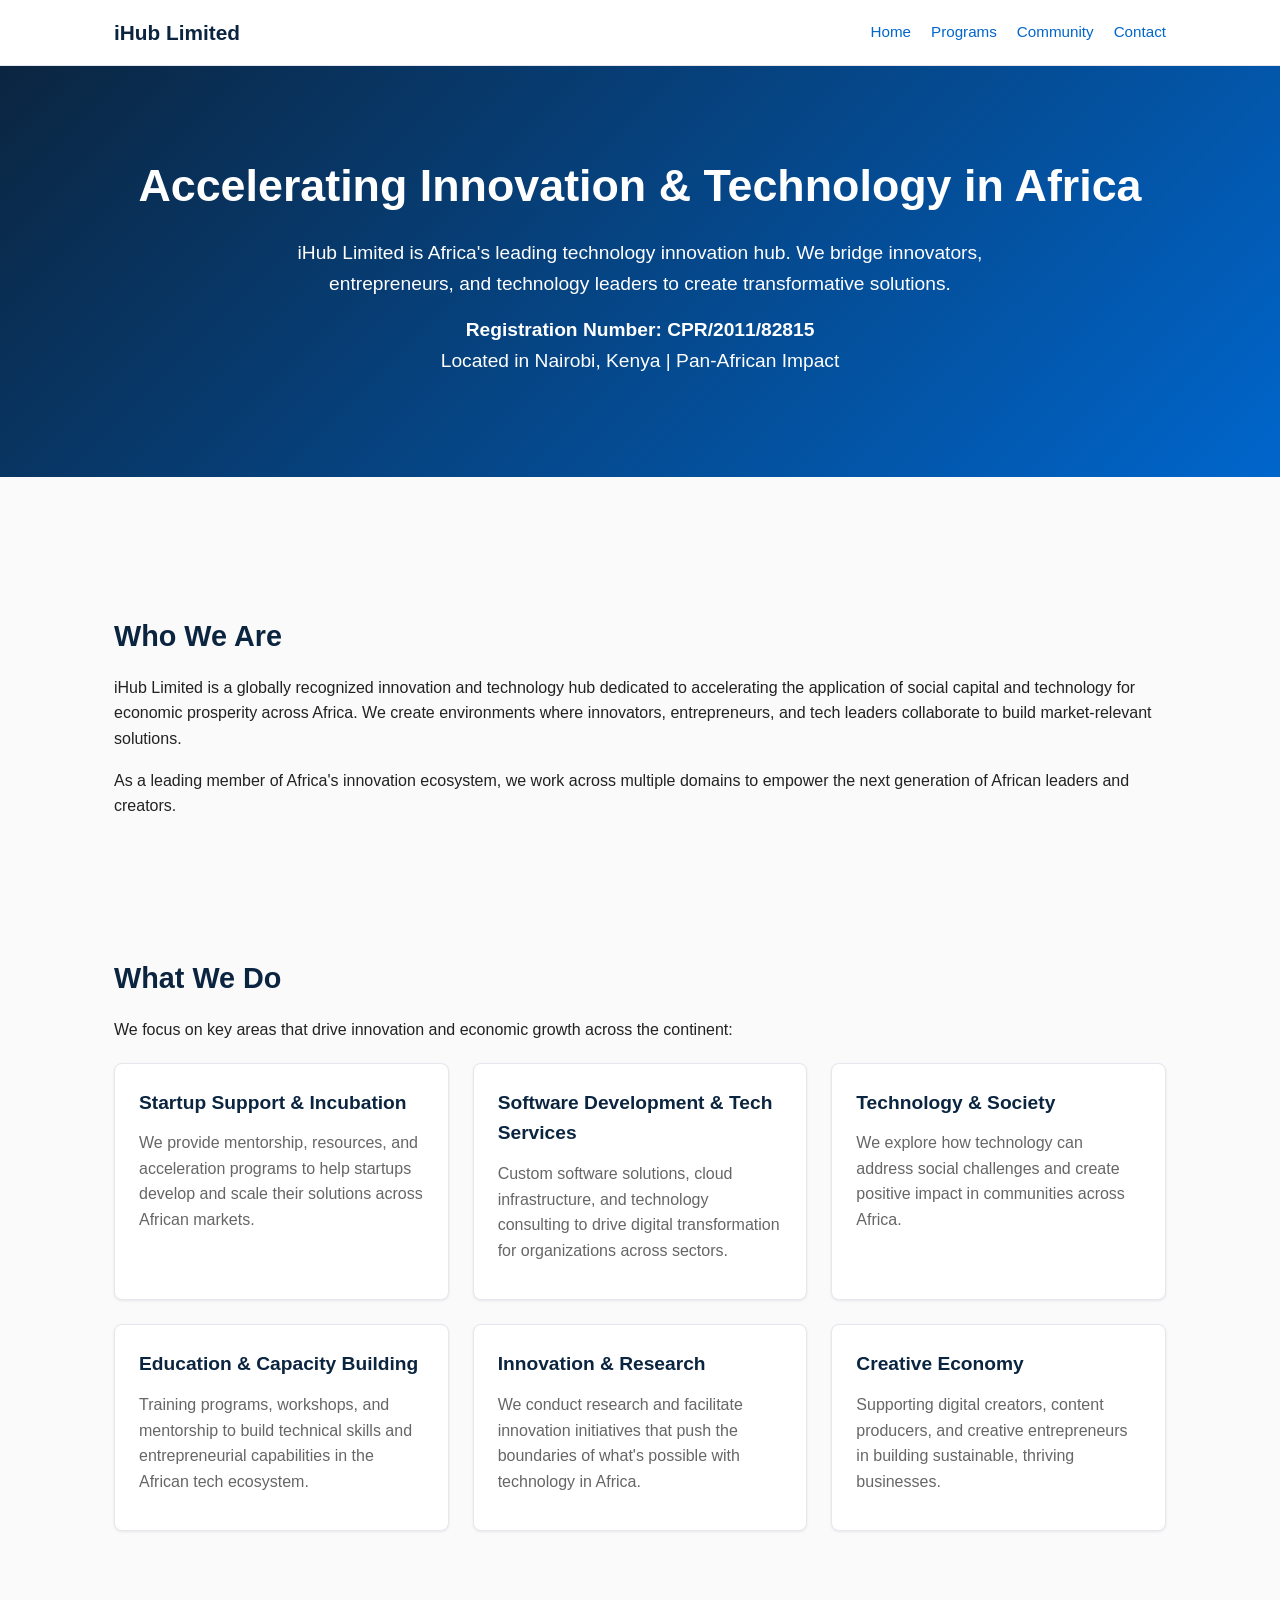
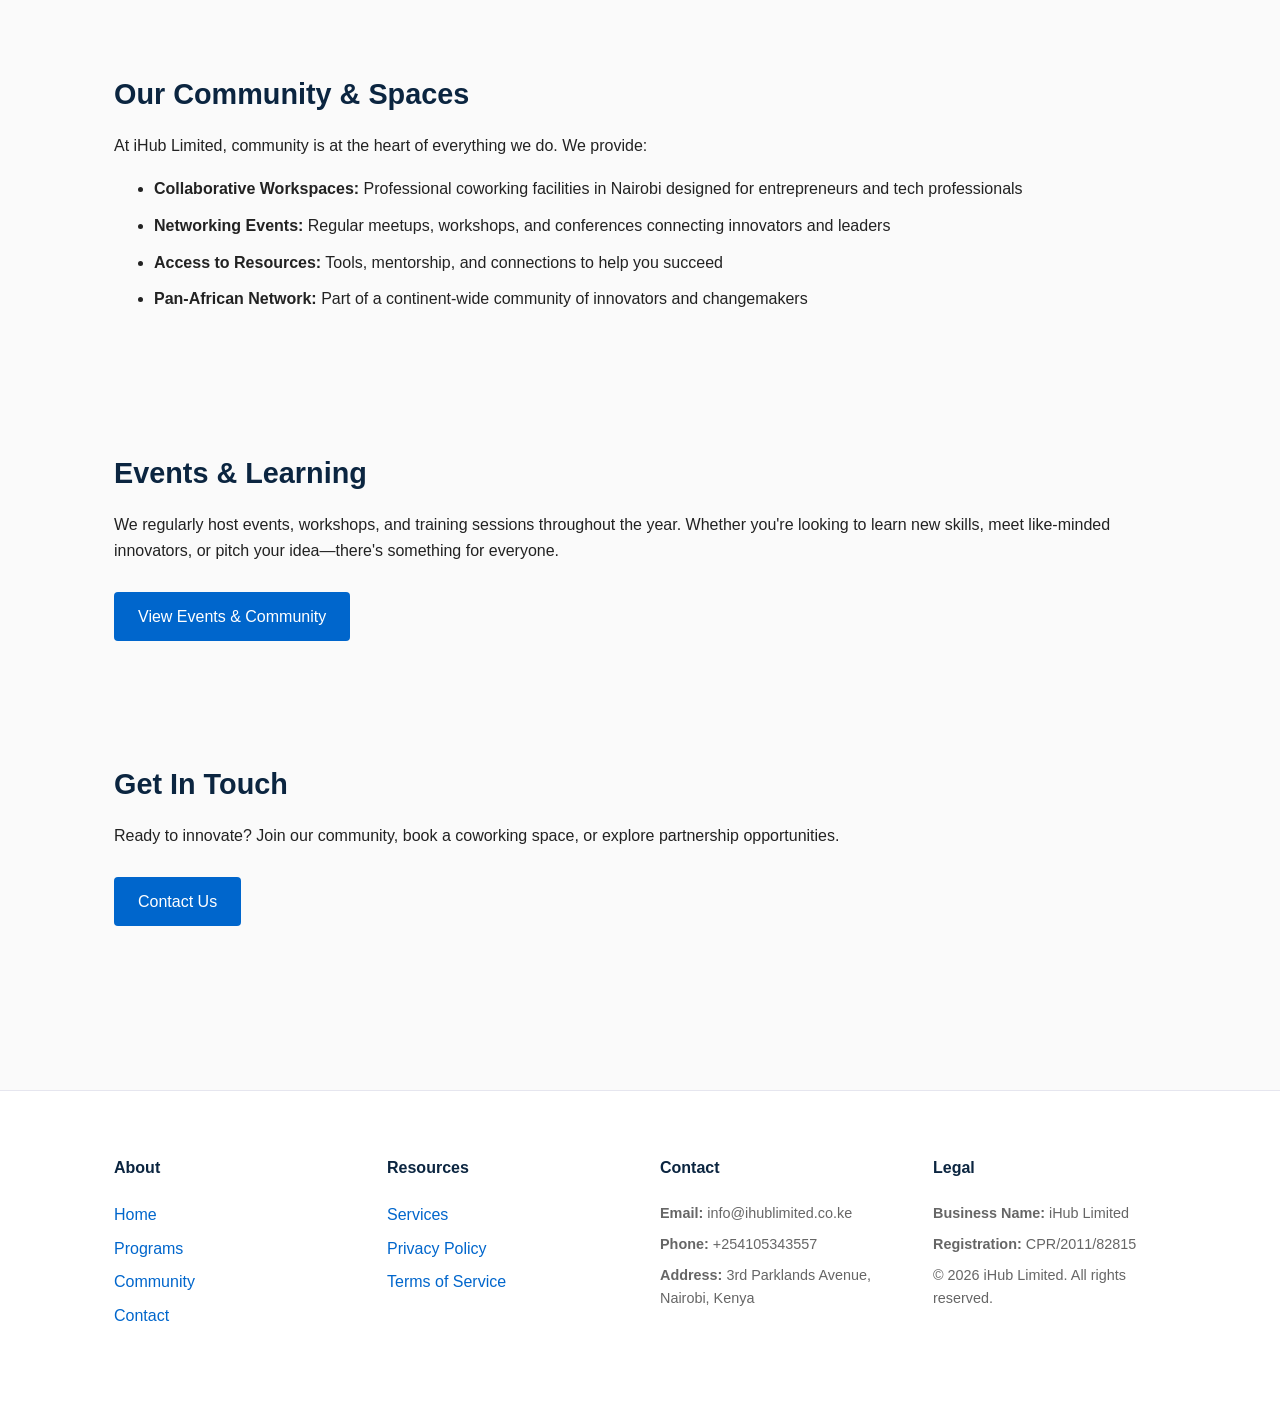
<file: index.html>
<!doctype html>
<html lang="en">
<head>
  <meta charset="utf-8">
  <meta name="viewport" content="width=device-width,initial-scale=1">
  <title>iHub Limited - Innovation & Technology Hub</title>
  <link rel="stylesheet" href="assets/style.css">
</head>
<body>
  <header class="site-header">
    <div class="container">
      <h1>iHub Limited</h1>
      <nav>
        <a href="index.html">Home</a>
        <a href="programs.html">Programs</a>
        <a href="community.html">Community</a>
        <a href="contact.html">Contact</a>
      </nav>
    </div>
  </header>

  <div class="hero">
    <div class="container">
      <h1>Accelerating Innovation & Technology in Africa</h1>
      <p>iHub Limited is Africa's leading technology innovation hub. We bridge innovators, entrepreneurs, and technology leaders to create transformative solutions.</p>
      <p>
        <strong>Registration Number: CPR/2011/82815</strong><br>
        Located in Nairobi, Kenya | Pan-African Impact
      </p>
    </div>
  </div>

  <main class="container">
    <section>
      <h2>Who We Are</h2>
      <p>iHub Limited is a globally recognized innovation and technology hub dedicated to accelerating the application of social capital and technology for economic prosperity across Africa. We create environments where innovators, entrepreneurs, and tech leaders collaborate to build market-relevant solutions.</p>
      <p>As a leading member of Africa's innovation ecosystem, we work across multiple domains to empower the next generation of African leaders and creators.</p>
    </section>

    <section>
      <h2>What We Do</h2>
      <p>We focus on key areas that drive innovation and economic growth across the continent:</p>
      <div class="grid">
        <div class="card">
          <h3>Startup Support & Incubation</h3>
          <p>We provide mentorship, resources, and acceleration programs to help startups develop and scale their solutions across African markets.</p>
        </div>
        <div class="card">
          <h3>Software Development & Tech Services</h3>
          <p>Custom software solutions, cloud infrastructure, and technology consulting to drive digital transformation for organizations across sectors.</p>
        </div>
        <div class="card">
          <h3>Technology & Society</h3>
          <p>We explore how technology can address social challenges and create positive impact in communities across Africa.</p>
        </div>
        <div class="card">
          <h3>Education & Capacity Building</h3>
          <p>Training programs, workshops, and mentorship to build technical skills and entrepreneurial capabilities in the African tech ecosystem.</p>
        </div>
        <div class="card">
          <h3>Innovation & Research</h3>
          <p>We conduct research and facilitate innovation initiatives that push the boundaries of what's possible with technology in Africa.</p>
        </div>
        <div class="card">
          <h3>Creative Economy</h3>
          <p>Supporting digital creators, content producers, and creative entrepreneurs in building sustainable, thriving businesses.</p>
        </div>
      </div>
    </section>

    <section>
      <h2>Our Community & Spaces</h2>
      <p>At iHub Limited, community is at the heart of everything we do. We provide:</p>
      <ul>
        <li><strong>Collaborative Workspaces:</strong> Professional coworking facilities in Nairobi designed for entrepreneurs and tech professionals</li>
        <li><strong>Networking Events:</strong> Regular meetups, workshops, and conferences connecting innovators and leaders</li>
        <li><strong>Access to Resources:</strong> Tools, mentorship, and connections to help you succeed</li>
        <li><strong>Pan-African Network:</strong> Part of a continent-wide community of innovators and changemakers</li>
      </ul>
    </section>

    <section>
      <h2>Events & Learning</h2>
      <p>We regularly host events, workshops, and training sessions throughout the year. Whether you're looking to learn new skills, meet like-minded innovators, or pitch your idea—there's something for everyone.</p>
      <a href="community.html" class="btn">View Events & Community</a>
    </section>

    <section>
      <h2>Get In Touch</h2>
      <p>Ready to innovate? Join our community, book a coworking space, or explore partnership opportunities.</p>
      <a href="contact.html" class="btn">Contact Us</a>
    </section>
  </main>

  <footer class="site-footer">
    <div class="container">
      <div>
        <h4>About</h4>
        <a href="index.html">Home</a>
        <a href="programs.html">Programs</a>
        <a href="community.html">Community</a>
        <a href="contact.html">Contact</a>
      </div>
      <div>
        <h4>Resources</h4>
        <a href="services.html">Services</a>
        <a href="privacy.html">Privacy Policy</a>
        <a href="terms.html">Terms of Service</a>
      </div>
      <div>
        <h4>Contact</h4>
        <p><strong>Email:</strong> info@ihublimited.co.ke</p>
        <p><strong>Phone:</strong> +254105343557</p>
        <p><strong>Address:</strong> 3rd Parklands Avenue, Nairobi, Kenya</p>
      </div>
      <div>
        <h4>Legal</h4>
        <p><strong>Business Name:</strong> iHub Limited</p>
        <p><strong>Registration:</strong> CPR/2011/82815</p>
        <p>&copy; <span id="year"></span> iHub Limited. All rights reserved.</p>
      </div>
    </div>
  </footer>

  <script>document.getElementById('year').textContent = new Date().getFullYear();</script>
</body>
</html>
    </div>
  </footer>

  <script>
    document.getElementById('year').textContent = new Date().getFullYear();
  </script>
</body>
</html>
</file>
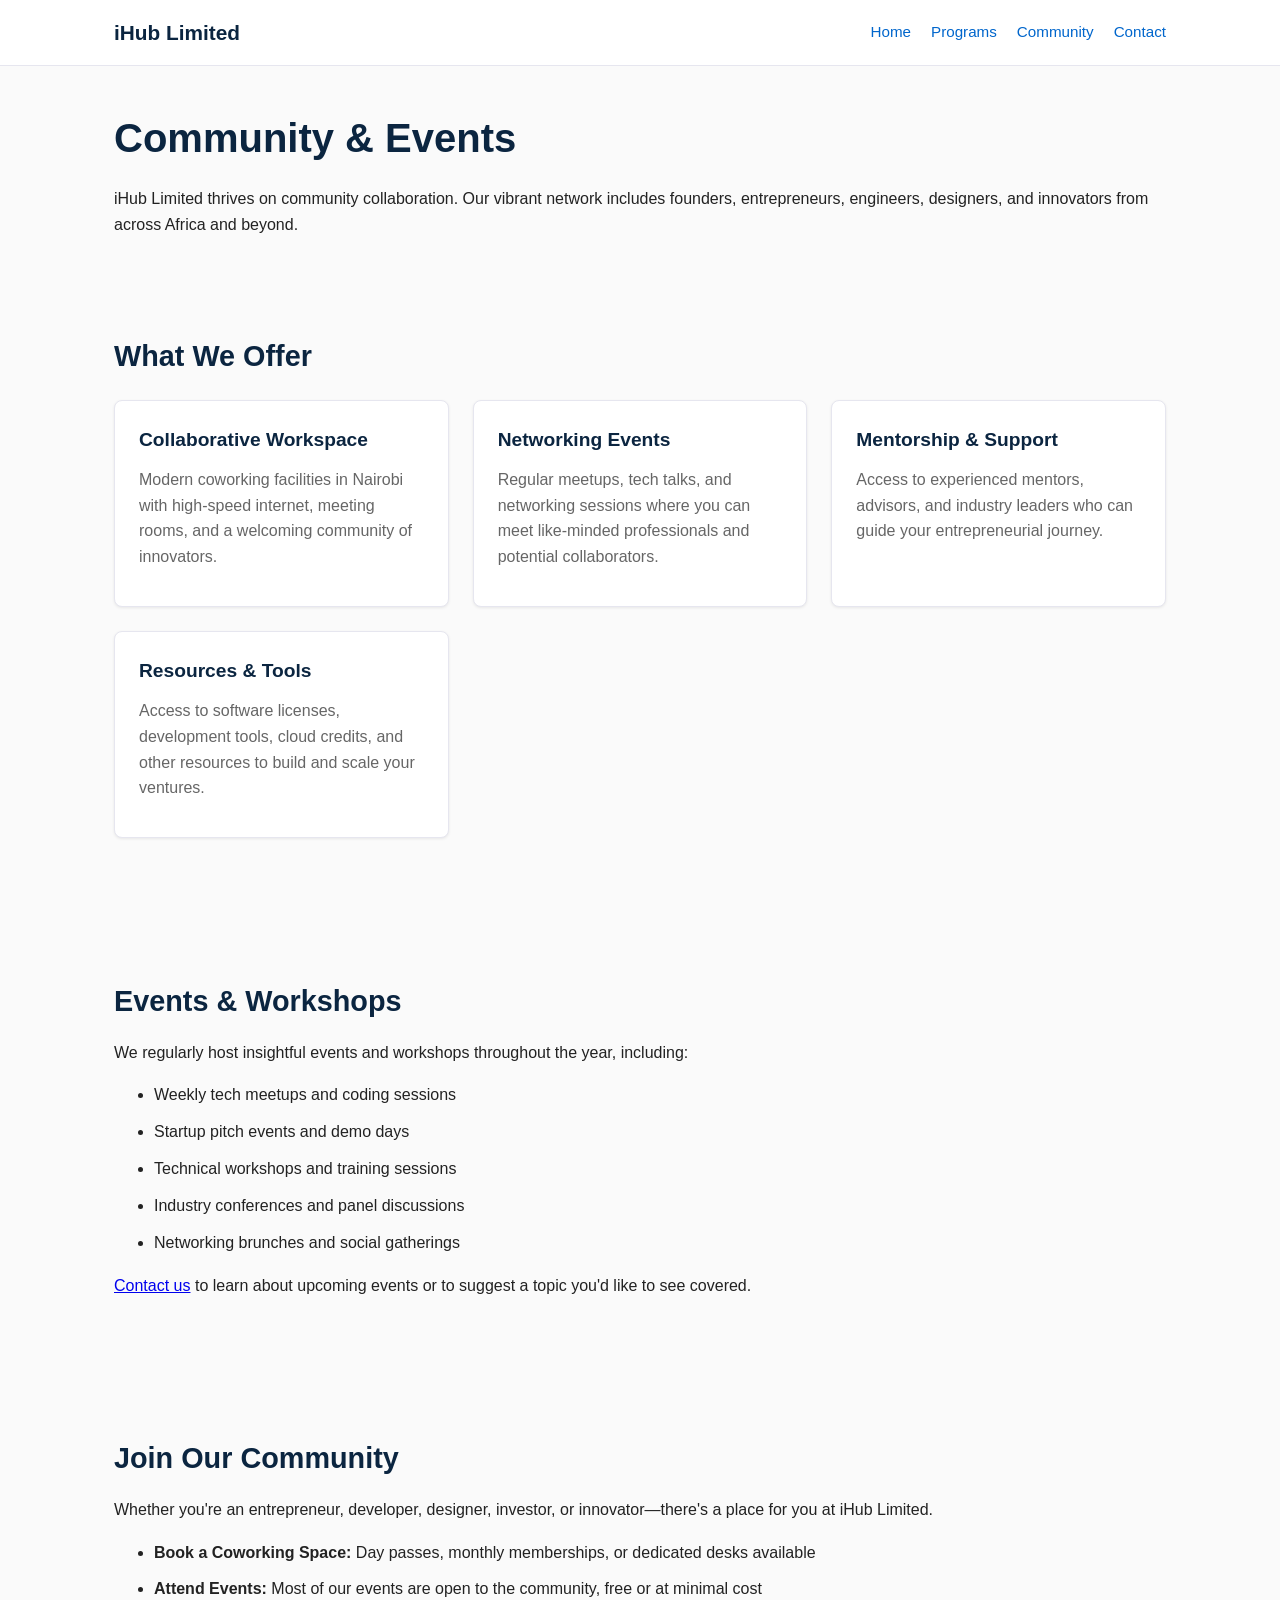
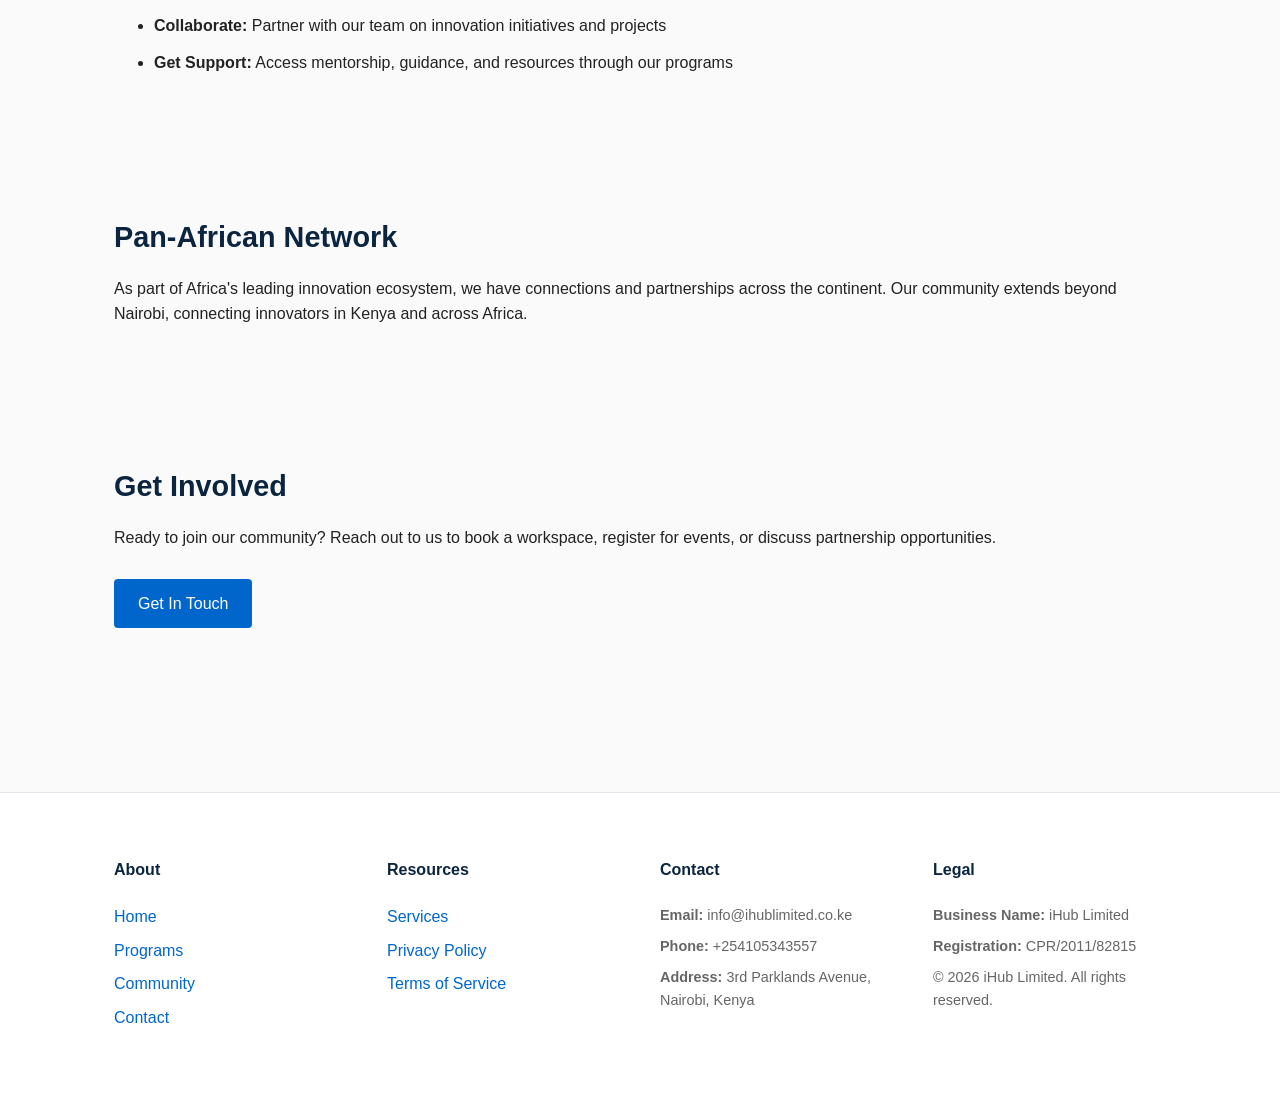
<file: community.html>
<!doctype html>
<html lang="en">
<head>
  <meta charset="utf-8">
  <meta name="viewport" content="width=device-width,initial-scale=1">
  <title>Community & Events — iHub Limited</title>
  <link rel="stylesheet" href="assets/style.css">
</head>
<body>
  <header class="site-header">
    <div class="container">
      <h1>iHub Limited</h1>
      <nav>
        <a href="index.html">Home</a>
        <a href="programs.html">Programs</a>
        <a href="community.html">Community</a>
        <a href="contact.html">Contact</a>
      </nav>
    </div>
  </header>

  <main class="container">
    <h1>Community & Events</h1>
    <p>iHub Limited thrives on community collaboration. Our vibrant network includes founders, entrepreneurs, engineers, designers, and innovators from across Africa and beyond.</p>

    <section>
      <h2>What We Offer</h2>
      <div class="grid">
        <div class="card">
          <h3>Collaborative Workspace</h3>
          <p>Modern coworking facilities in Nairobi with high-speed internet, meeting rooms, and a welcoming community of innovators.</p>
        </div>
        <div class="card">
          <h3>Networking Events</h3>
          <p>Regular meetups, tech talks, and networking sessions where you can meet like-minded professionals and potential collaborators.</p>
        </div>
        <div class="card">
          <h3>Mentorship & Support</h3>
          <p>Access to experienced mentors, advisors, and industry leaders who can guide your entrepreneurial journey.</p>
        </div>
        <div class="card">
          <h3>Resources & Tools</h3>
          <p>Access to software licenses, development tools, cloud credits, and other resources to build and scale your ventures.</p>
        </div>
      </div>
    </section>

    <section>
      <h2>Events & Workshops</h2>
      <p>We regularly host insightful events and workshops throughout the year, including:</p>
      <ul>
        <li>Weekly tech meetups and coding sessions</li>
        <li>Startup pitch events and demo days</li>
        <li>Technical workshops and training sessions</li>
        <li>Industry conferences and panel discussions</li>
        <li>Networking brunches and social gatherings</li>
      </ul>
      <p><a href="contact.html">Contact us</a> to learn about upcoming events or to suggest a topic you'd like to see covered.</p>
    </section>

    <section>
      <h2>Join Our Community</h2>
      <p>Whether you're an entrepreneur, developer, designer, investor, or innovator—there's a place for you at iHub Limited.</p>
      <ul>
        <li><strong>Book a Coworking Space:</strong> Day passes, monthly memberships, or dedicated desks available</li>
        <li><strong>Attend Events:</strong> Most of our events are open to the community, free or at minimal cost</li>
        <li><strong>Collaborate:</strong> Partner with our team on innovation initiatives and projects</li>
        <li><strong>Get Support:</strong> Access mentorship, guidance, and resources through our programs</li>
      </ul>
    </section>

    <section>
      <h2>Pan-African Network</h2>
      <p>As part of Africa's leading innovation ecosystem, we have connections and partnerships across the continent. Our community extends beyond Nairobi, connecting innovators in Kenya and across Africa.</p>
    </section>

    <section>
      <h2>Get Involved</h2>
      <p>Ready to join our community? Reach out to us to book a workspace, register for events, or discuss partnership opportunities.</p>
      <a href="contact.html" class="btn">Get In Touch</a>
    </section>
  </main>

  <footer class="site-footer">
    <div class="container">
      <div>
        <h4>About</h4>
        <a href="index.html">Home</a>
        <a href="programs.html">Programs</a>
        <a href="community.html">Community</a>
        <a href="contact.html">Contact</a>
      </div>
      <div>
        <h4>Resources</h4>
        <a href="services.html">Services</a>
        <a href="privacy.html">Privacy Policy</a>
        <a href="terms.html">Terms of Service</a>
      </div>
      <div>
        <h4>Contact</h4>
        <p><strong>Email:</strong> info@ihublimited.co.ke</p>
        <p><strong>Phone:</strong> +254105343557</p>
        <p><strong>Address:</strong> 3rd Parklands Avenue, Nairobi, Kenya</p>
      </div>
      <div>
        <h4>Legal</h4>
        <p><strong>Business Name:</strong> iHub Limited</p>
        <p><strong>Registration:</strong> CPR/2011/82815</p>
        <p>&copy; <span id="year"></span> iHub Limited. All rights reserved.</p>
      </div>
    </div>
  </footer>

  <script>document.getElementById('year').textContent = new Date().getFullYear();</script>
</body>
</html>
</file>
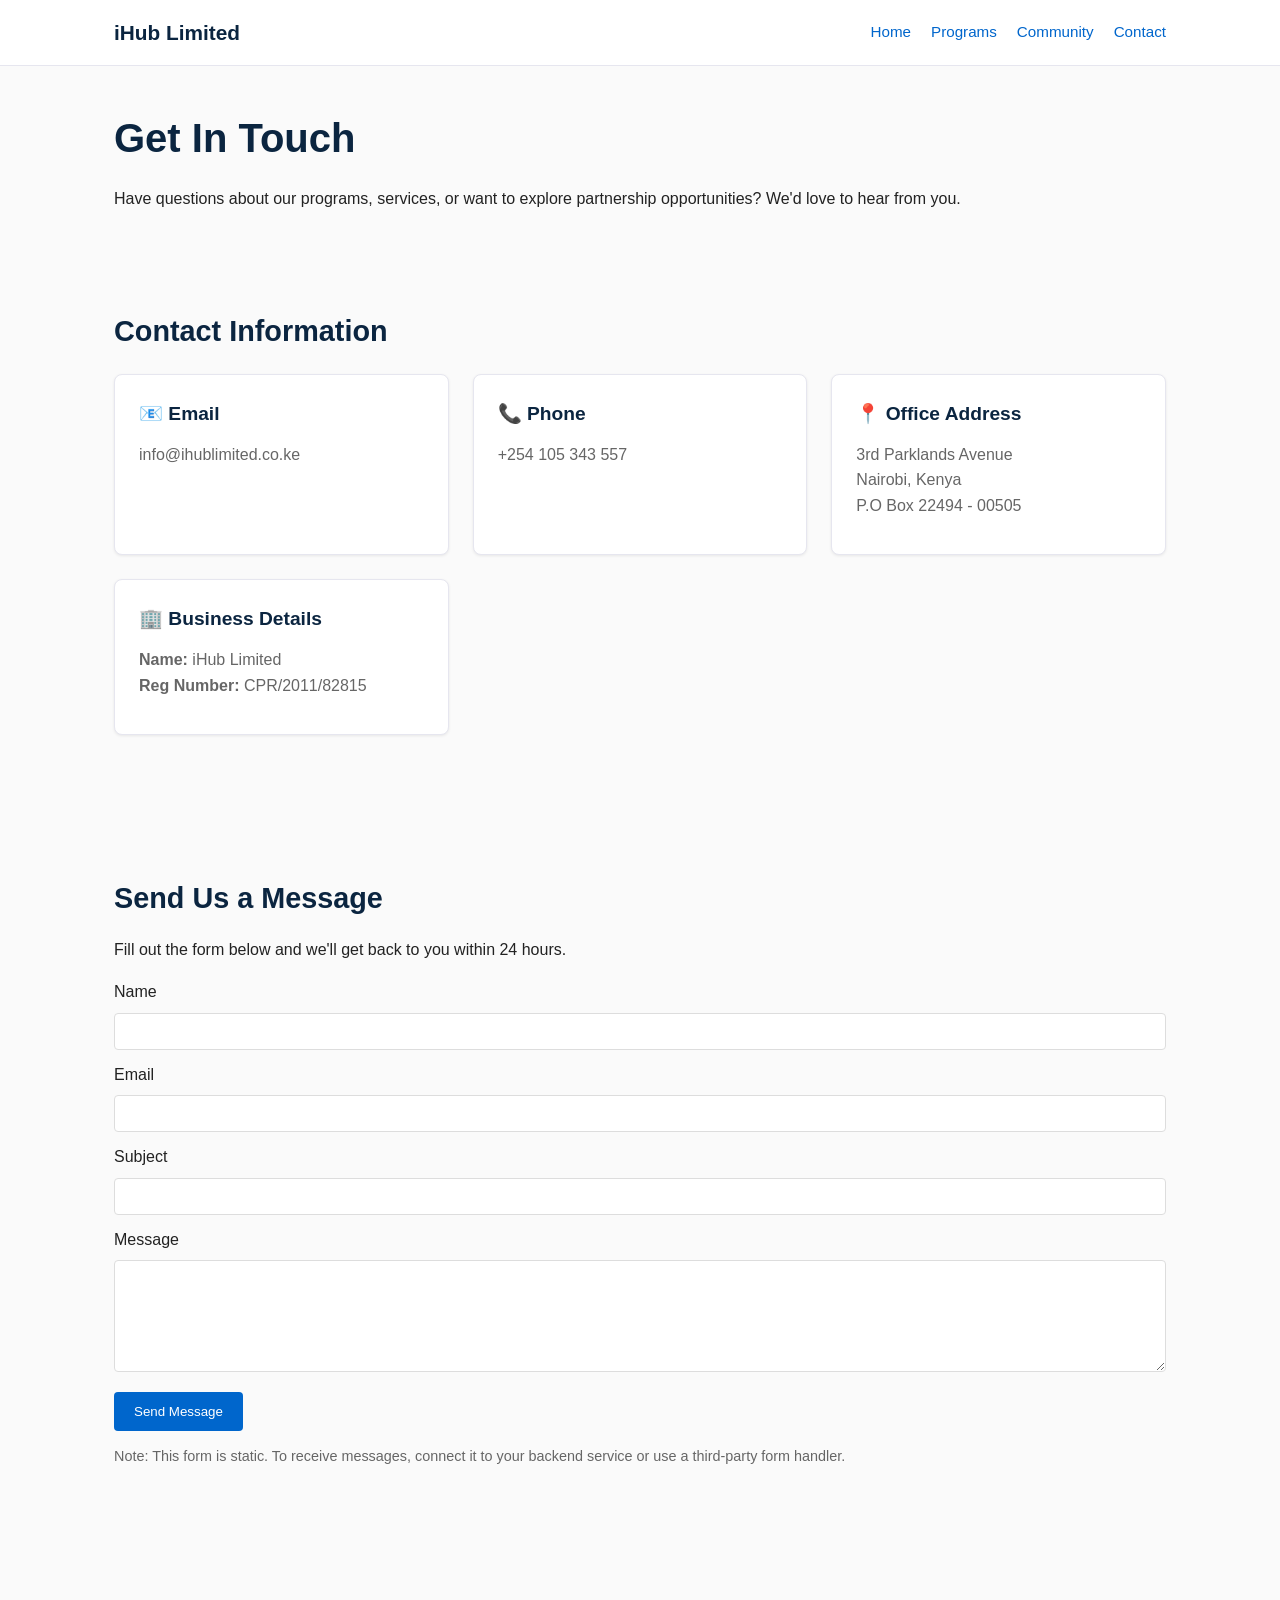
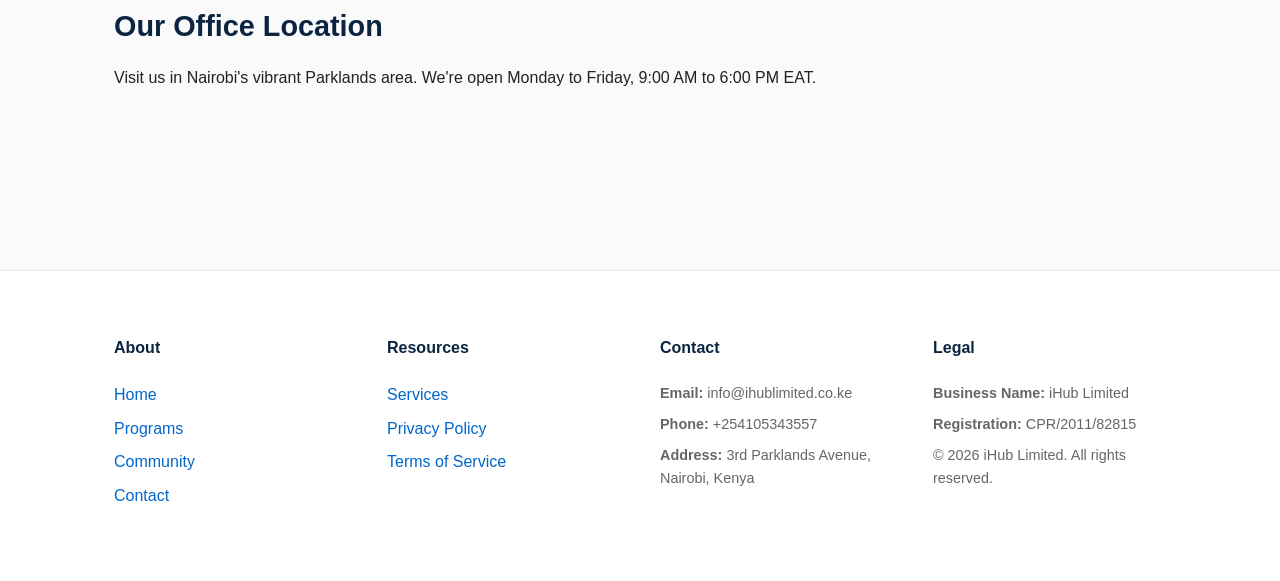
<file: contact.html>
<!doctype html>
<html lang="en">
<head>
  <meta charset="utf-8">
  <meta name="viewport" content="width=device-width,initial-scale=1">
  <title>Contact — iHub Limited</title>
  <link rel="stylesheet" href="assets/style.css">
</head>
<body>
  <header class="site-header">
    <div class="container">
      <h1>iHub Limited</h1>
      <nav>
        <a href="index.html">Home</a>
        <a href="programs.html">Programs</a>
        <a href="community.html">Community</a>
        <a href="contact.html">Contact</a>
      </nav>
    </div>
  </header>

  <main class="container">
    <h1>Get In Touch</h1>
    <p>Have questions about our programs, services, or want to explore partnership opportunities? We'd love to hear from you.</p>

    <section>
      <h2>Contact Information</h2>
      <div class="grid">
        <div class="card">
          <h3>📧 Email</h3>
          <p>info@ihublimited.co.ke</p>
        </div>
        <div class="card">
          <h3>📞 Phone</h3>
          <p>+254 105 343 557</p>
        </div>
        <div class="card">
          <h3>📍 Office Address</h3>
          <p>3rd Parklands Avenue<br>Nairobi, Kenya<br>P.O Box 22494 - 00505</p>
        </div>
        <div class="card">
          <h3>🏢 Business Details</h3>
          <p><strong>Name:</strong> iHub Limited<br><strong>Reg Number:</strong> CPR/2011/82815</p>
        </div>
      </div>
    </section>

    <section>
      <h2>Send Us a Message</h2>
      <p>Fill out the form below and we'll get back to you within 24 hours.</p>
      <form action="#" method="post">
        <label>Name<br><input type="text" name="name" required></label><br>
        <label>Email<br><input type="email" name="email" required></label><br>
        <label>Subject<br><input type="text" name="subject" required></label><br>
        <label>Message<br><textarea name="message" rows="6" required></textarea></label><br>
        <button type="submit">Send Message</button>
      </form>
      <p class="muted">Note: This form is static. To receive messages, connect it to your backend service or use a third-party form handler.</p>
    </section>

    <section>
      <h2>Our Office Location</h2>
      <p>Visit us in Nairobi's vibrant Parklands area. We're open Monday to Friday, 9:00 AM to 6:00 PM EAT.</p>
    </section>
  </main>

  <footer class="site-footer">
    <div class="container">
      <div>
        <h4>About</h4>
        <a href="index.html">Home</a>
        <a href="programs.html">Programs</a>
        <a href="community.html">Community</a>
        <a href="contact.html">Contact</a>
      </div>
      <div>
        <h4>Resources</h4>
        <a href="services.html">Services</a>
        <a href="privacy.html">Privacy Policy</a>
        <a href="terms.html">Terms of Service</a>
      </div>
      <div>
        <h4>Contact</h4>
        <p><strong>Email:</strong> info@ihublimited.co.ke</p>
        <p><strong>Phone:</strong> +254105343557</p>
        <p><strong>Address:</strong> 3rd Parklands Avenue, Nairobi, Kenya</p>
      </div>
      <div>
        <h4>Legal</h4>
        <p><strong>Business Name:</strong> iHub Limited</p>
        <p><strong>Registration:</strong> CPR/2011/82815</p>
        <p>&copy; <span id="year"></span> iHub Limited. All rights reserved.</p>
      </div>
    </div>
  </footer>

  <script>document.getElementById('year').textContent = new Date().getFullYear();</script>
</body>
</html>
</file>
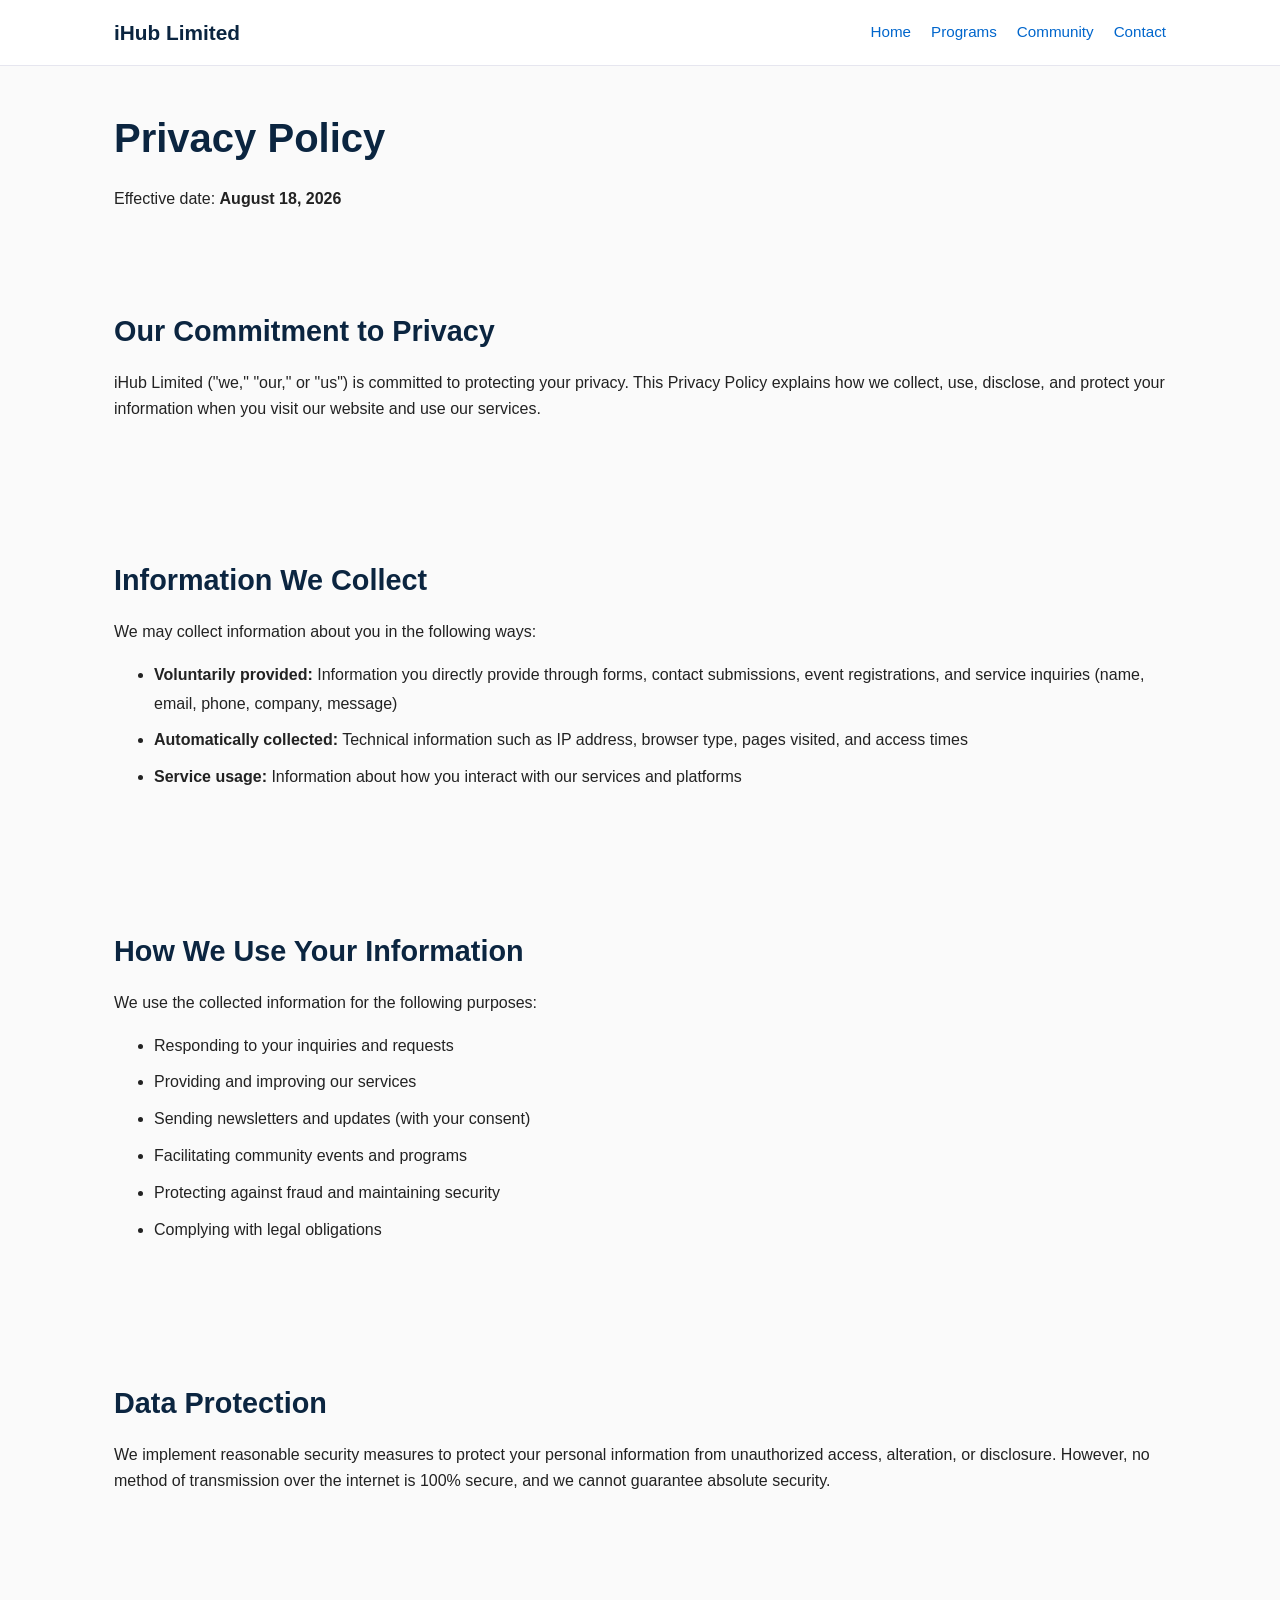
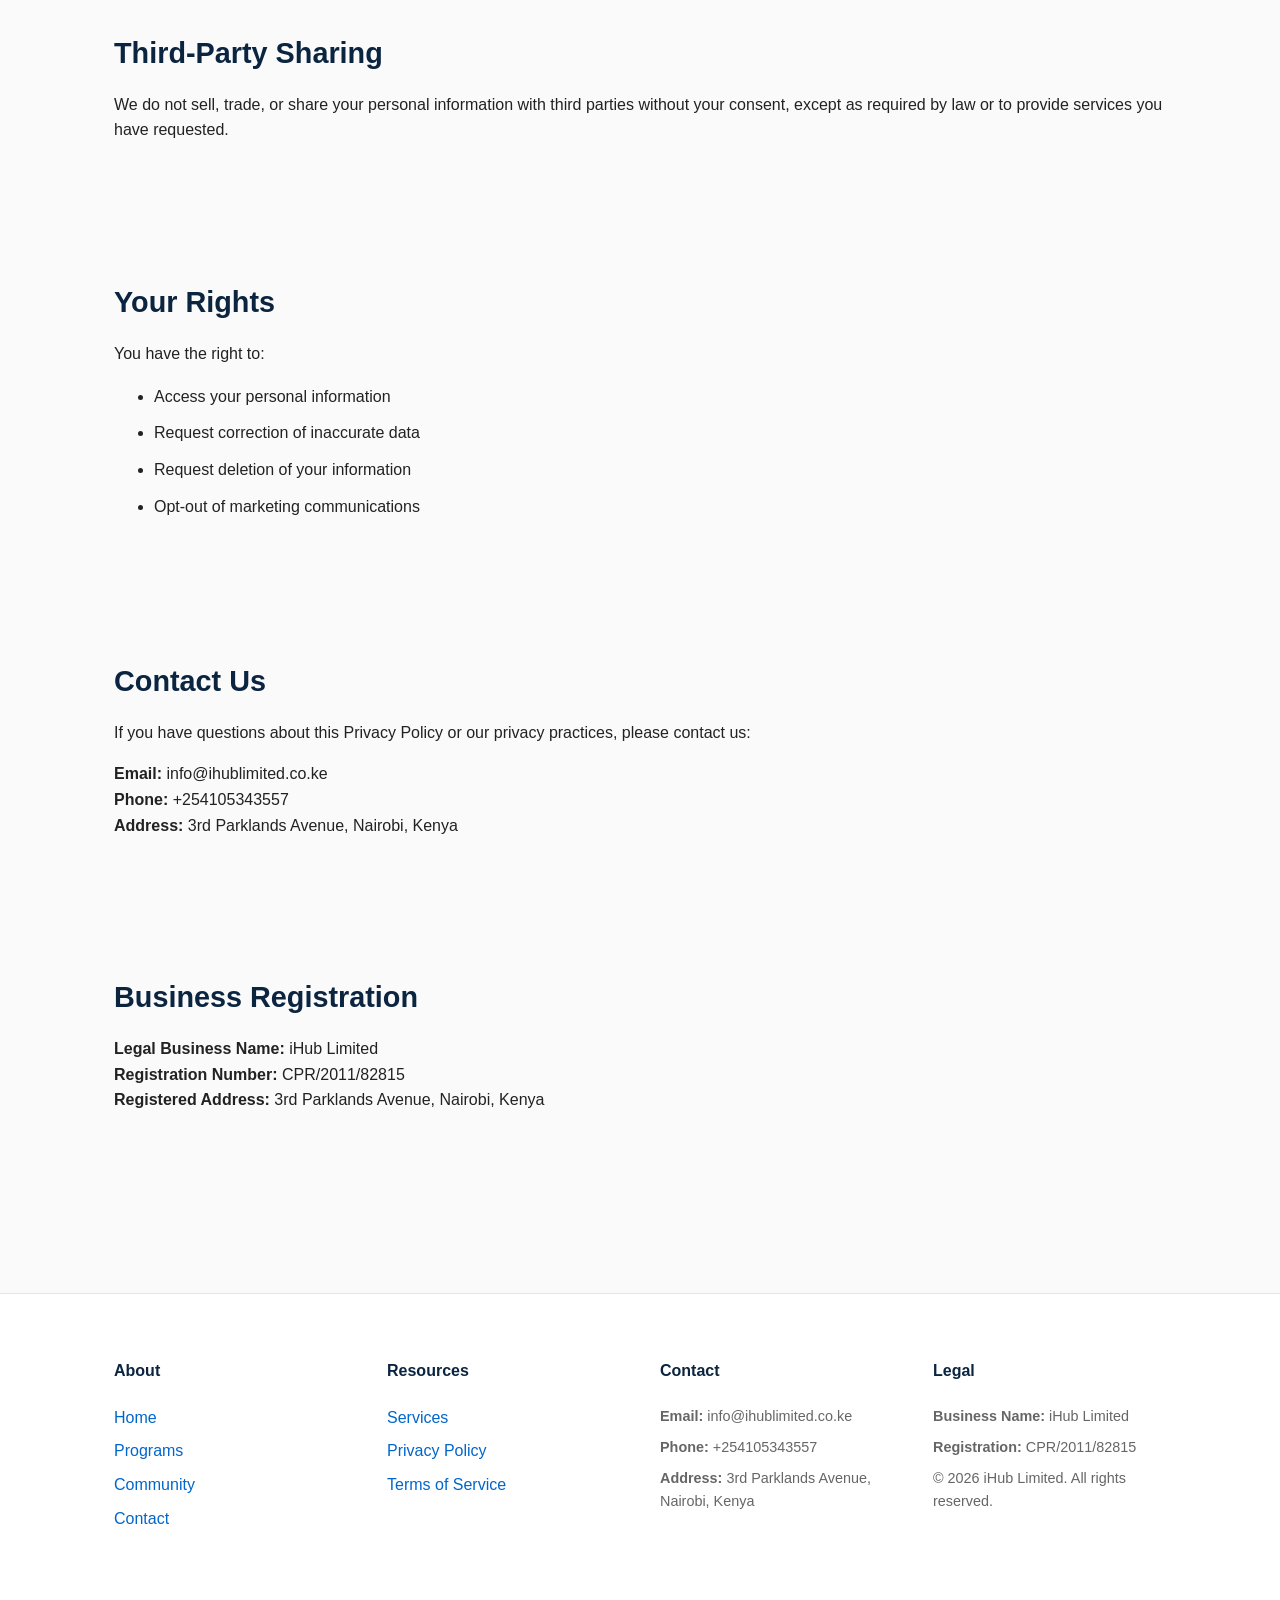
<file: privacy.html>
<!doctype html>
<html lang="en">
<head>
  <meta charset="utf-8">
  <meta name="viewport" content="width=device-width,initial-scale=1">
  <title>Privacy Policy — iHub Limited</title>
  <link rel="stylesheet" href="assets/style.css">
</head>
<body>
  <header class="site-header">
    <div class="container">
      <h1>iHub Limited</h1>
      <nav>
        <a href="index.html">Home</a>
        <a href="programs.html">Programs</a>
        <a href="community.html">Community</a>
        <a href="contact.html">Contact</a>
      </nav>
    </div>
  </header>

  <main class="container">
    <h1>Privacy Policy</h1>
    <p>Effective date: <strong>August 18, 2026</strong></p>

    <section>
      <h2>Our Commitment to Privacy</h2>
      <p>iHub Limited ("we," "our," or "us") is committed to protecting your privacy. This Privacy Policy explains how we collect, use, disclose, and protect your information when you visit our website and use our services.</p>
    </section>

    <section>
      <h2>Information We Collect</h2>
      <p>We may collect information about you in the following ways:</p>
      <ul>
        <li><strong>Voluntarily provided:</strong> Information you directly provide through forms, contact submissions, event registrations, and service inquiries (name, email, phone, company, message)</li>
        <li><strong>Automatically collected:</strong> Technical information such as IP address, browser type, pages visited, and access times</li>
        <li><strong>Service usage:</strong> Information about how you interact with our services and platforms</li>
      </ul>
    </section>

    <section>
      <h2>How We Use Your Information</h2>
      <p>We use the collected information for the following purposes:</p>
      <ul>
        <li>Responding to your inquiries and requests</li>
        <li>Providing and improving our services</li>
        <li>Sending newsletters and updates (with your consent)</li>
        <li>Facilitating community events and programs</li>
        <li>Protecting against fraud and maintaining security</li>
        <li>Complying with legal obligations</li>
      </ul>
    </section>

    <section>
      <h2>Data Protection</h2>
      <p>We implement reasonable security measures to protect your personal information from unauthorized access, alteration, or disclosure. However, no method of transmission over the internet is 100% secure, and we cannot guarantee absolute security.</p>
    </section>

    <section>
      <h2>Third-Party Sharing</h2>
      <p>We do not sell, trade, or share your personal information with third parties without your consent, except as required by law or to provide services you have requested.</p>
    </section>

    <section>
      <h2>Your Rights</h2>
      <p>You have the right to:</p>
      <ul>
        <li>Access your personal information</li>
        <li>Request correction of inaccurate data</li>
        <li>Request deletion of your information</li>
        <li>Opt-out of marketing communications</li>
      </ul>
    </section>

    <section>
      <h2>Contact Us</h2>
      <p>If you have questions about this Privacy Policy or our privacy practices, please contact us:</p>
      <p>
        <strong>Email:</strong> info@ihublimited.co.ke<br>
        <strong>Phone:</strong> +254105343557<br>
        <strong>Address:</strong> 3rd Parklands Avenue, Nairobi, Kenya
      </p>
    </section>

    <section>
      <h2>Business Registration</h2>
      <p>
        <strong>Legal Business Name:</strong> iHub Limited<br>
        <strong>Registration Number:</strong> CPR/2011/82815<br>
        <strong>Registered Address:</strong> 3rd Parklands Avenue, Nairobi, Kenya
      </p>
    </section>
  </main>

  <footer class="site-footer">
    <div class="container">
      <div>
        <h4>About</h4>
        <a href="index.html">Home</a>
        <a href="programs.html">Programs</a>
        <a href="community.html">Community</a>
        <a href="contact.html">Contact</a>
      </div>
      <div>
        <h4>Resources</h4>
        <a href="services.html">Services</a>
        <a href="privacy.html">Privacy Policy</a>
        <a href="terms.html">Terms of Service</a>
      </div>
      <div>
        <h4>Contact</h4>
        <p><strong>Email:</strong> info@ihublimited.co.ke</p>
        <p><strong>Phone:</strong> +254105343557</p>
        <p><strong>Address:</strong> 3rd Parklands Avenue, Nairobi, Kenya</p>
      </div>
      <div>
        <h4>Legal</h4>
        <p><strong>Business Name:</strong> iHub Limited</p>
        <p><strong>Registration:</strong> CPR/2011/82815</p>
        <p>&copy; <span id="year"></span> iHub Limited. All rights reserved.</p>
      </div>
    </div>
  </footer>

  <script>document.getElementById('year').textContent = new Date().getFullYear();</script>
</body>
</html>
</file>
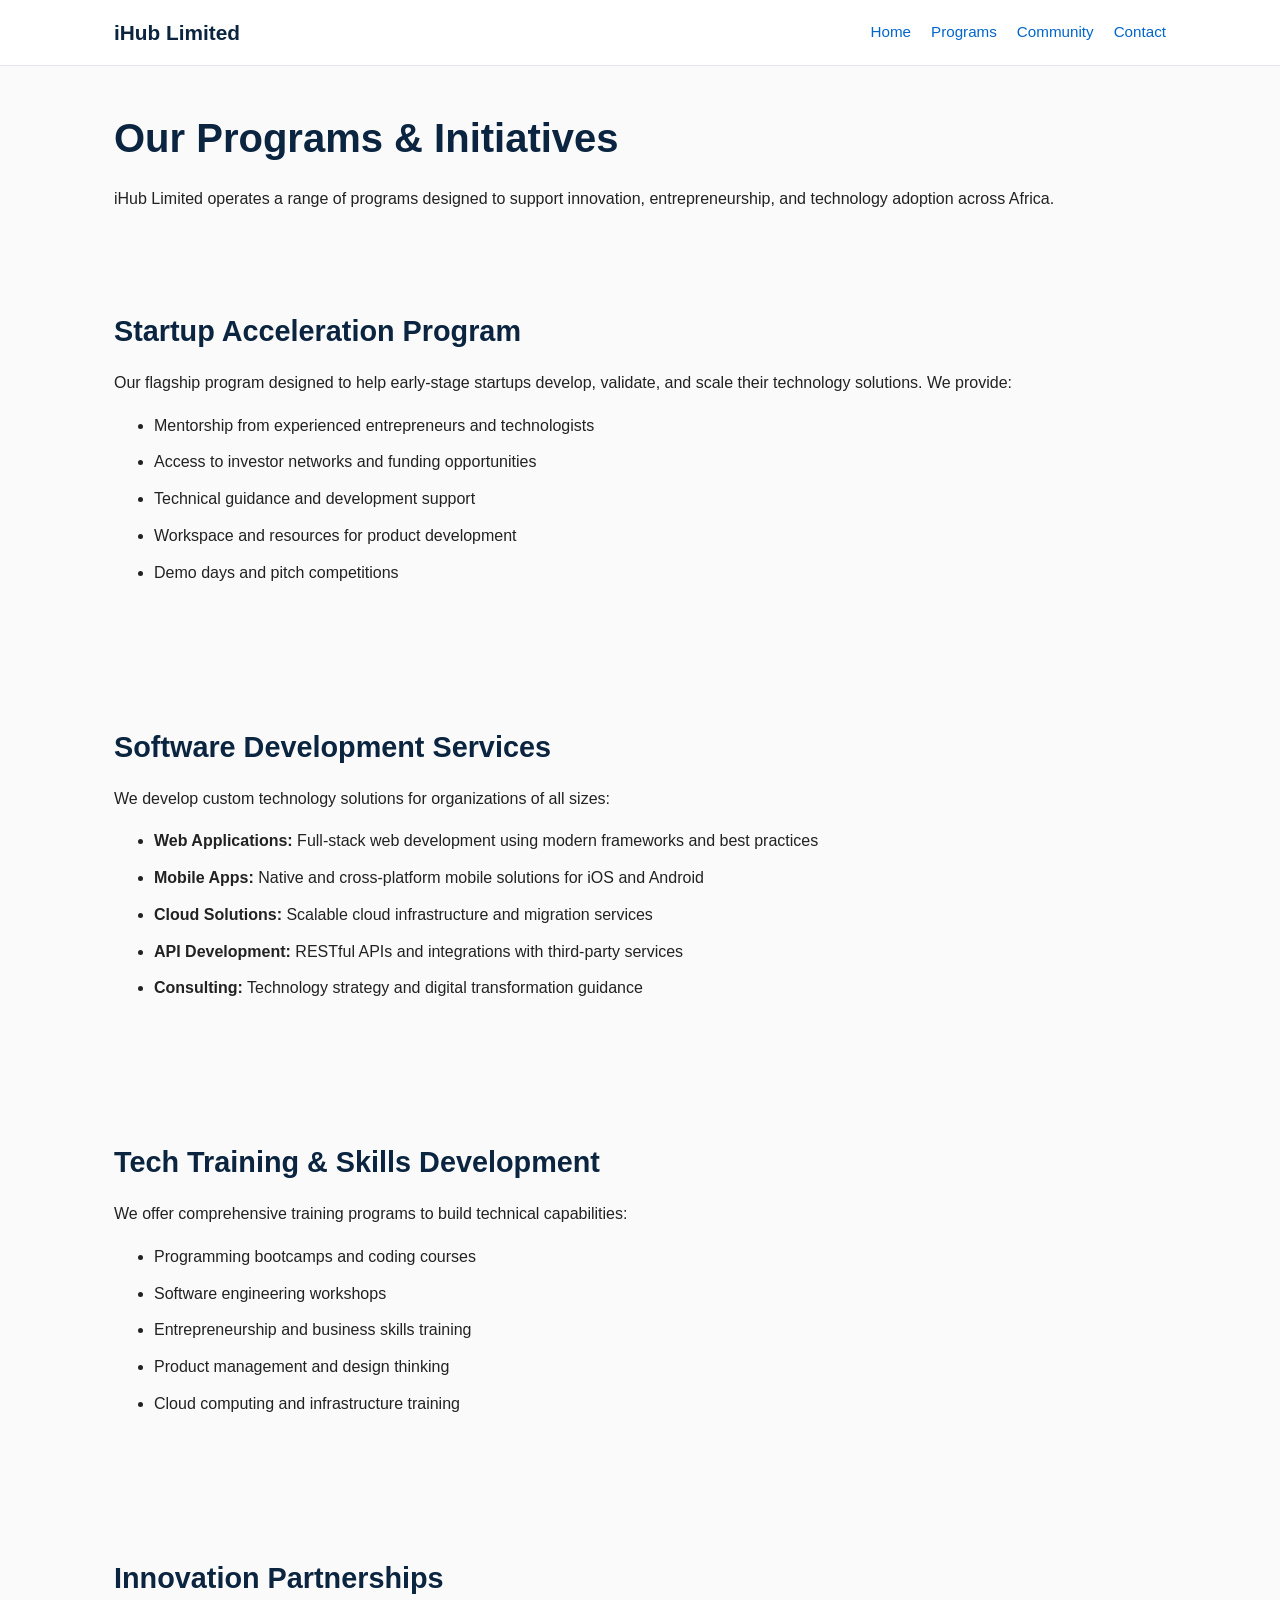
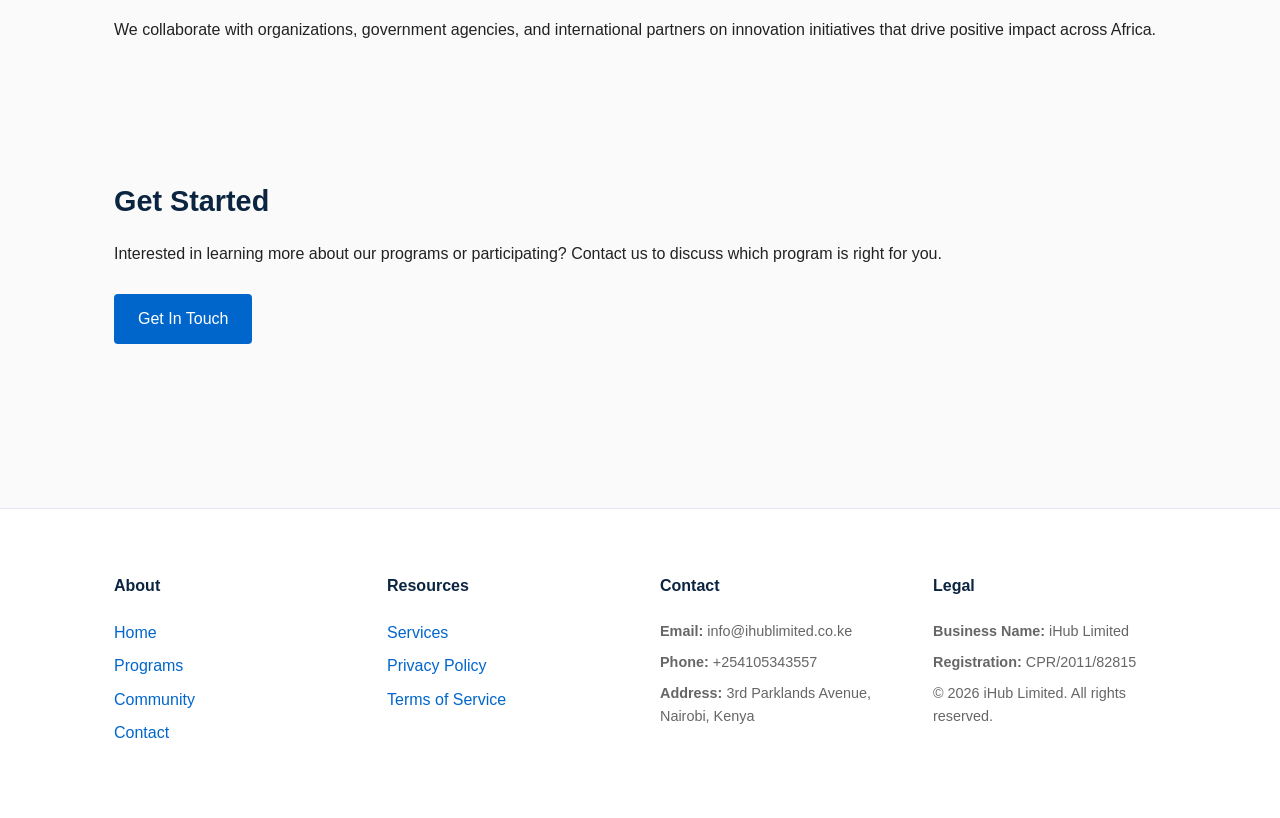
<file: programs.html>
<!doctype html>
<html lang="en">
<head>
  <meta charset="utf-8">
  <meta name="viewport" content="width=device-width,initial-scale=1">
  <title>Programs — iHub Limited</title>
  <link rel="stylesheet" href="assets/style.css">
</head>
<body>
  <header class="site-header">
    <div class="container">
      <h1>iHub Limited</h1>
      <nav>
        <a href="index.html">Home</a>
        <a href="programs.html">Programs</a>
        <a href="community.html">Community</a>
        <a href="contact.html">Contact</a>
      </nav>
    </div>
  </header>

  <main class="container">
    <h1>Our Programs & Initiatives</h1>
    <p>iHub Limited operates a range of programs designed to support innovation, entrepreneurship, and technology adoption across Africa.</p>

    <section>
      <h2>Startup Acceleration Program</h2>
      <p>Our flagship program designed to help early-stage startups develop, validate, and scale their technology solutions. We provide:</p>
      <ul>
        <li>Mentorship from experienced entrepreneurs and technologists</li>
        <li>Access to investor networks and funding opportunities</li>
        <li>Technical guidance and development support</li>
        <li>Workspace and resources for product development</li>
        <li>Demo days and pitch competitions</li>
      </ul>
    </section>

    <section>
      <h2>Software Development Services</h2>
      <p>We develop custom technology solutions for organizations of all sizes:</p>
      <ul>
        <li><strong>Web Applications:</strong> Full-stack web development using modern frameworks and best practices</li>
        <li><strong>Mobile Apps:</strong> Native and cross-platform mobile solutions for iOS and Android</li>
        <li><strong>Cloud Solutions:</strong> Scalable cloud infrastructure and migration services</li>
        <li><strong>API Development:</strong> RESTful APIs and integrations with third-party services</li>
        <li><strong>Consulting:</strong> Technology strategy and digital transformation guidance</li>
      </ul>
    </section>

    <section>
      <h2>Tech Training & Skills Development</h2>
      <p>We offer comprehensive training programs to build technical capabilities:</p>
      <ul>
        <li>Programming bootcamps and coding courses</li>
        <li>Software engineering workshops</li>
        <li>Entrepreneurship and business skills training</li>
        <li>Product management and design thinking</li>
        <li>Cloud computing and infrastructure training</li>
      </ul>
    </section>

    <section>
      <h2>Innovation Partnerships</h2>
      <p>We collaborate with organizations, government agencies, and international partners on innovation initiatives that drive positive impact across Africa.</p>
    </section>

    <section>
      <h2>Get Started</h2>
      <p>Interested in learning more about our programs or participating? Contact us to discuss which program is right for you.</p>
      <a href="contact.html" class="btn">Get In Touch</a>
    </section>
  </main>

  <footer class="site-footer">
    <div class="container">
      <div>
        <h4>About</h4>
        <a href="index.html">Home</a>
        <a href="programs.html">Programs</a>
        <a href="community.html">Community</a>
        <a href="contact.html">Contact</a>
      </div>
      <div>
        <h4>Resources</h4>
        <a href="services.html">Services</a>
        <a href="privacy.html">Privacy Policy</a>
        <a href="terms.html">Terms of Service</a>
      </div>
      <div>
        <h4>Contact</h4>
        <p><strong>Email:</strong> info@ihublimited.co.ke</p>
        <p><strong>Phone:</strong> +254105343557</p>
        <p><strong>Address:</strong> 3rd Parklands Avenue, Nairobi, Kenya</p>
      </div>
      <div>
        <h4>Legal</h4>
        <p><strong>Business Name:</strong> iHub Limited</p>
        <p><strong>Registration:</strong> CPR/2011/82815</p>
        <p>&copy; <span id="year"></span> iHub Limited. All rights reserved.</p>
      </div>
    </div>
  </footer>

  <script>document.getElementById('year').textContent = new Date().getFullYear();</script>
</body>
</html>
</file>
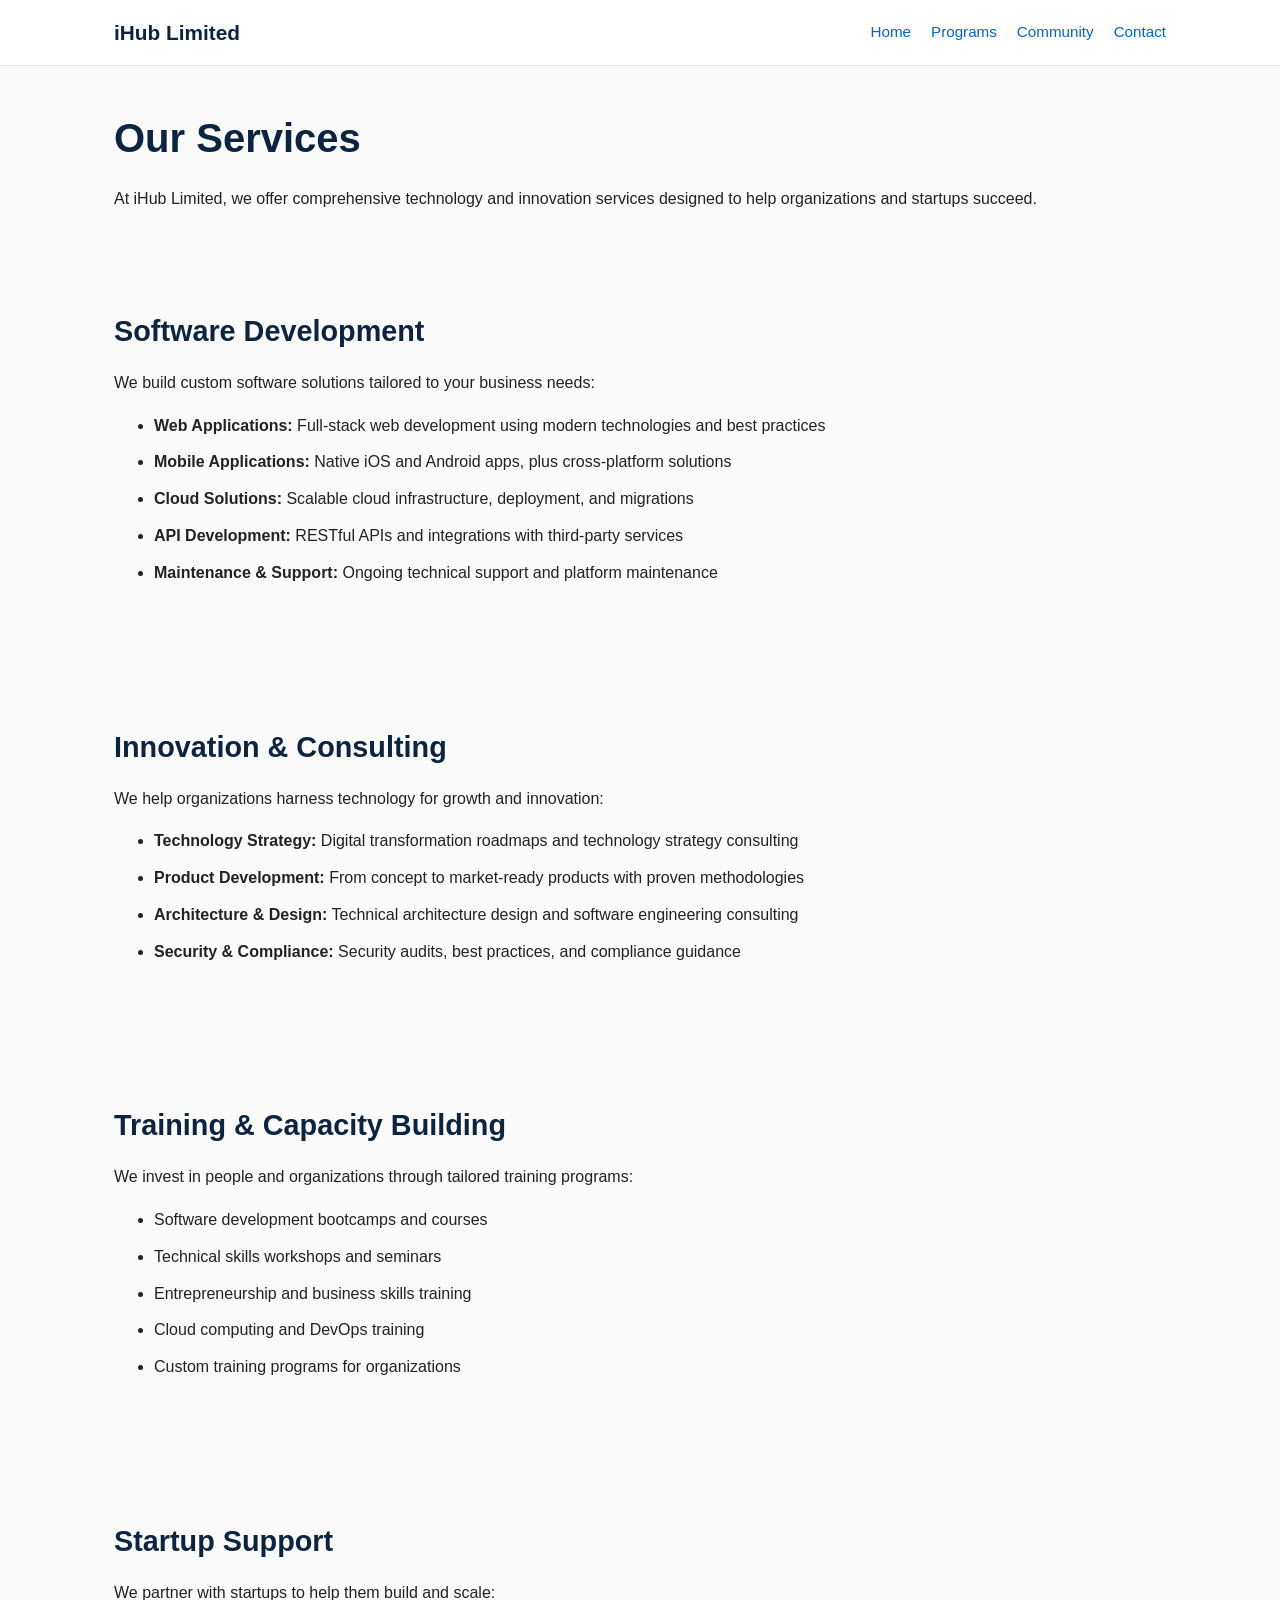
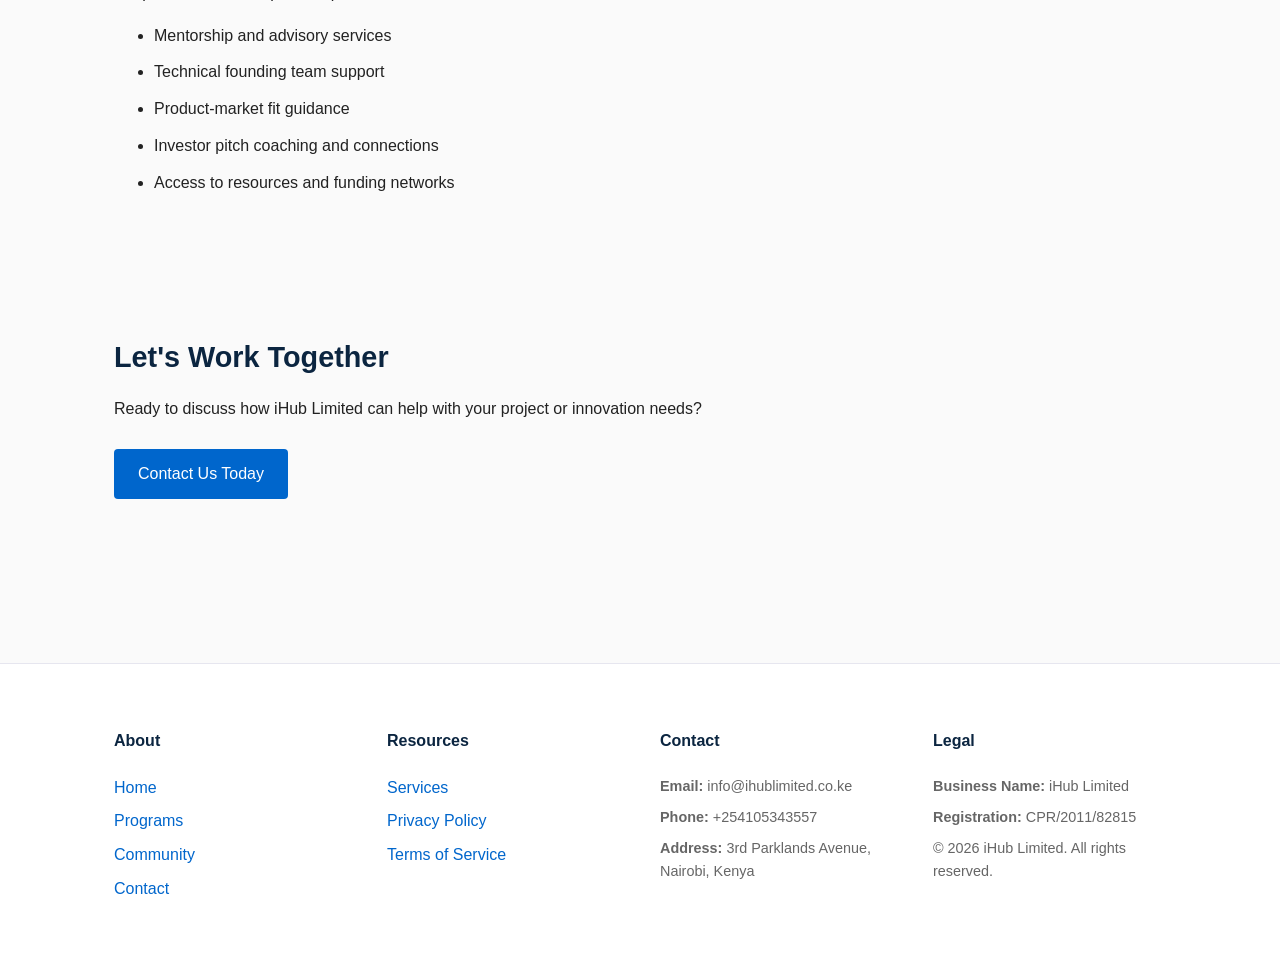
<file: services.html>
<!doctype html>
<html lang="en">
<head>
  <meta charset="utf-8">
  <meta name="viewport" content="width=device-width,initial-scale=1">
  <title>Services — iHub Limited</title>
  <link rel="stylesheet" href="assets/style.css">
</head>
<body>
  <header class="site-header">
    <div class="container">
      <h1>iHub Limited</h1>
      <nav>
        <a href="index.html">Home</a>
        <a href="programs.html">Programs</a>
        <a href="community.html">Community</a>
        <a href="contact.html">Contact</a>
      </nav>
    </div>
  </header>

  <main class="container">
    <h1>Our Services</h1>
    <p>At iHub Limited, we offer comprehensive technology and innovation services designed to help organizations and startups succeed.</p>

    <section>
      <h2>Software Development</h2>
      <p>We build custom software solutions tailored to your business needs:</p>
      <ul>
        <li><strong>Web Applications:</strong> Full-stack web development using modern technologies and best practices</li>
        <li><strong>Mobile Applications:</strong> Native iOS and Android apps, plus cross-platform solutions</li>
        <li><strong>Cloud Solutions:</strong> Scalable cloud infrastructure, deployment, and migrations</li>
        <li><strong>API Development:</strong> RESTful APIs and integrations with third-party services</li>
        <li><strong>Maintenance & Support:</strong> Ongoing technical support and platform maintenance</li>
      </ul>
    </section>

    <section>
      <h2>Innovation & Consulting</h2>
      <p>We help organizations harness technology for growth and innovation:</p>
      <ul>
        <li><strong>Technology Strategy:</strong> Digital transformation roadmaps and technology strategy consulting</li>
        <li><strong>Product Development:</strong> From concept to market-ready products with proven methodologies</li>
        <li><strong>Architecture & Design:</strong> Technical architecture design and software engineering consulting</li>
        <li><strong>Security & Compliance:</strong> Security audits, best practices, and compliance guidance</li>
      </ul>
    </section>

    <section>
      <h2>Training & Capacity Building</h2>
      <p>We invest in people and organizations through tailored training programs:</p>
      <ul>
        <li>Software development bootcamps and courses</li>
        <li>Technical skills workshops and seminars</li>
        <li>Entrepreneurship and business skills training</li>
        <li>Cloud computing and DevOps training</li>
        <li>Custom training programs for organizations</li>
      </ul>
    </section>

    <section>
      <h2>Startup Support</h2>
      <p>We partner with startups to help them build and scale:</p>
      <ul>
        <li>Mentorship and advisory services</li>
        <li>Technical founding team support</li>
        <li>Product-market fit guidance</li>
        <li>Investor pitch coaching and connections</li>
        <li>Access to resources and funding networks</li>
      </ul>
    </section>

    <section>
      <h2>Let's Work Together</h2>
      <p>Ready to discuss how iHub Limited can help with your project or innovation needs?</p>
      <a href="contact.html" class="btn">Contact Us Today</a>
    </section>
  </main>

  <footer class="site-footer">
    <div class="container">
      <div>
        <h4>About</h4>
        <a href="index.html">Home</a>
        <a href="programs.html">Programs</a>
        <a href="community.html">Community</a>
        <a href="contact.html">Contact</a>
      </div>
      <div>
        <h4>Resources</h4>
        <a href="services.html">Services</a>
        <a href="privacy.html">Privacy Policy</a>
        <a href="terms.html">Terms of Service</a>
      </div>
      <div>
        <h4>Contact</h4>
        <p><strong>Email:</strong> info@ihublimited.co.ke</p>
        <p><strong>Phone:</strong> +254105343557</p>
        <p><strong>Address:</strong> 3rd Parklands Avenue, Nairobi, Kenya</p>
      </div>
      <div>
        <h4>Legal</h4>
        <p><strong>Business Name:</strong> iHub Limited</p>
        <p><strong>Registration:</strong> CPR/2011/82815</p>
        <p>&copy; <span id="year"></span> iHub Limited. All rights reserved.</p>
      </div>
    </div>
  </footer>

  <script>document.getElementById('year').textContent = new Date().getFullYear();</script>
</body>
</html>
</file>
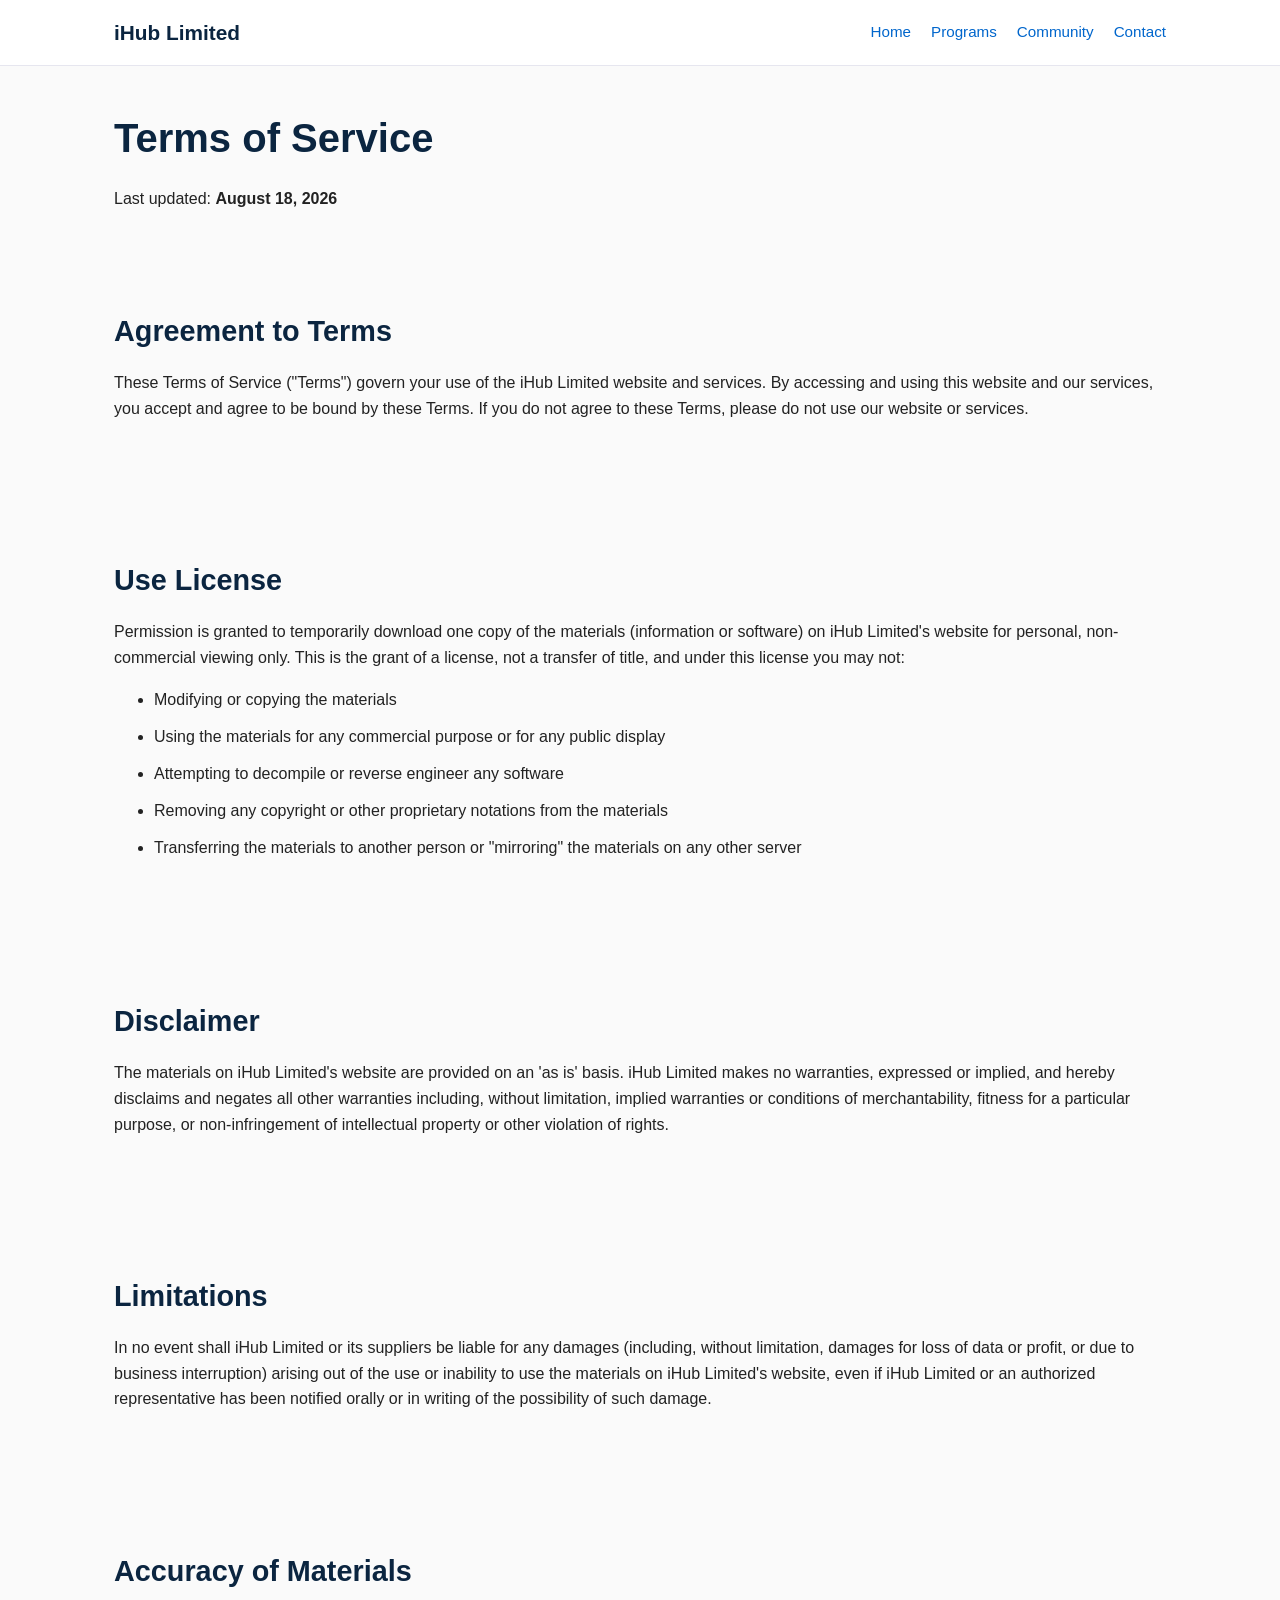
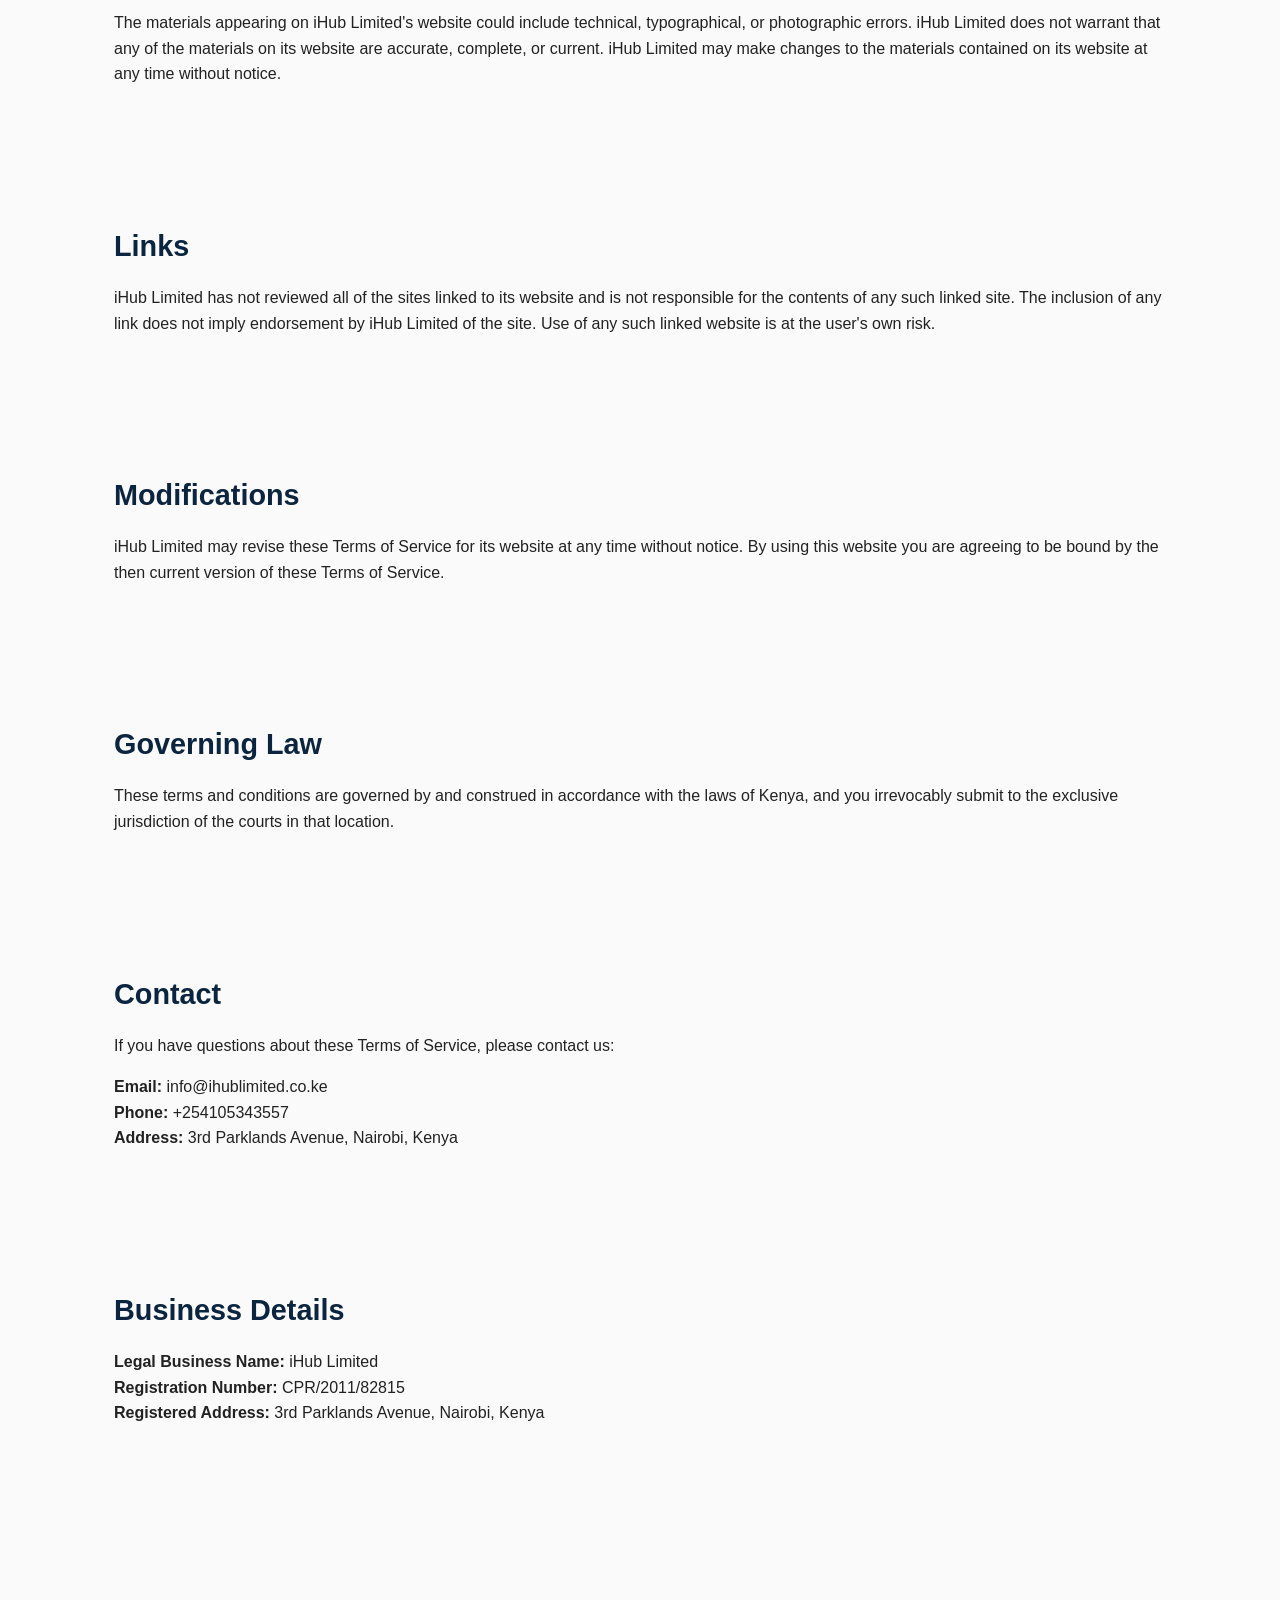
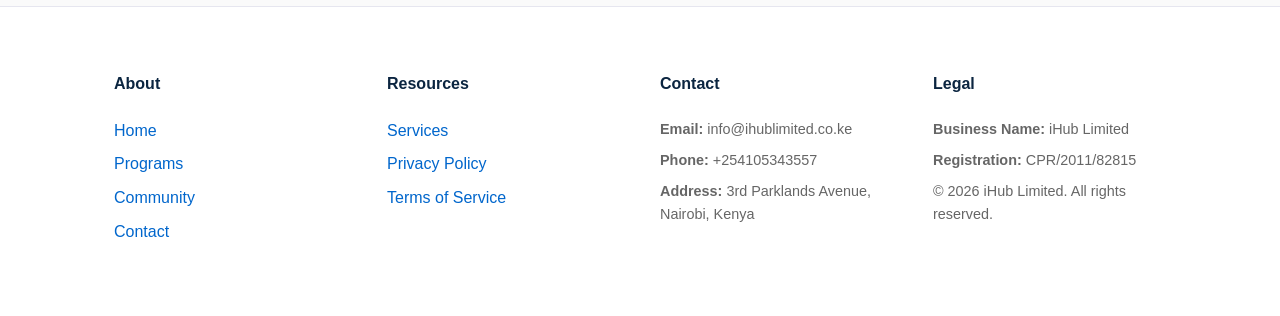
<file: terms.html>
<!doctype html>
<html lang="en">
<head>
  <meta charset="utf-8">
  <meta name="viewport" content="width=device-width,initial-scale=1">
  <title>Terms of Service — iHub Limited</title>
  <link rel="stylesheet" href="assets/style.css">
</head>
<body>
  <header class="site-header">
    <div class="container">
      <h1>iHub Limited</h1>
      <nav>
        <a href="index.html">Home</a>
        <a href="programs.html">Programs</a>
        <a href="community.html">Community</a>
        <a href="contact.html">Contact</a>
      </nav>
    </div>
  </header>

  <main class="container">
    <h1>Terms of Service</h1>
    <p>Last updated: <strong>August 18, 2026</strong></p>

    <section>
      <h2>Agreement to Terms</h2>
      <p>These Terms of Service ("Terms") govern your use of the iHub Limited website and services. By accessing and using this website and our services, you accept and agree to be bound by these Terms. If you do not agree to these Terms, please do not use our website or services.</p>
    </section>

    <section>
      <h2>Use License</h2>
      <p>Permission is granted to temporarily download one copy of the materials (information or software) on iHub Limited's website for personal, non-commercial viewing only. This is the grant of a license, not a transfer of title, and under this license you may not:</p>
      <ul>
        <li>Modifying or copying the materials</li>
        <li>Using the materials for any commercial purpose or for any public display</li>
        <li>Attempting to decompile or reverse engineer any software</li>
        <li>Removing any copyright or other proprietary notations from the materials</li>
        <li>Transferring the materials to another person or "mirroring" the materials on any other server</li>
      </ul>
    </section>

    <section>
      <h2>Disclaimer</h2>
      <p>The materials on iHub Limited's website are provided on an 'as is' basis. iHub Limited makes no warranties, expressed or implied, and hereby disclaims and negates all other warranties including, without limitation, implied warranties or conditions of merchantability, fitness for a particular purpose, or non-infringement of intellectual property or other violation of rights.</p>
    </section>

    <section>
      <h2>Limitations</h2>
      <p>In no event shall iHub Limited or its suppliers be liable for any damages (including, without limitation, damages for loss of data or profit, or due to business interruption) arising out of the use or inability to use the materials on iHub Limited's website, even if iHub Limited or an authorized representative has been notified orally or in writing of the possibility of such damage.</p>
    </section>

    <section>
      <h2>Accuracy of Materials</h2>
      <p>The materials appearing on iHub Limited's website could include technical, typographical, or photographic errors. iHub Limited does not warrant that any of the materials on its website are accurate, complete, or current. iHub Limited may make changes to the materials contained on its website at any time without notice.</p>
    </section>

    <section>
      <h2>Links</h2>
      <p>iHub Limited has not reviewed all of the sites linked to its website and is not responsible for the contents of any such linked site. The inclusion of any link does not imply endorsement by iHub Limited of the site. Use of any such linked website is at the user's own risk.</p>
    </section>

    <section>
      <h2>Modifications</h2>
      <p>iHub Limited may revise these Terms of Service for its website at any time without notice. By using this website you are agreeing to be bound by the then current version of these Terms of Service.</p>
    </section>

    <section>
      <h2>Governing Law</h2>
      <p>These terms and conditions are governed by and construed in accordance with the laws of Kenya, and you irrevocably submit to the exclusive jurisdiction of the courts in that location.</p>
    </section>

    <section>
      <h2>Contact</h2>
      <p>If you have questions about these Terms of Service, please contact us:</p>
      <p>
        <strong>Email:</strong> info@ihublimited.co.ke<br>
        <strong>Phone:</strong> +254105343557<br>
        <strong>Address:</strong> 3rd Parklands Avenue, Nairobi, Kenya
      </p>
    </section>

    <section>
      <h2>Business Details</h2>
      <p>
        <strong>Legal Business Name:</strong> iHub Limited<br>
        <strong>Registration Number:</strong> CPR/2011/82815<br>
        <strong>Registered Address:</strong> 3rd Parklands Avenue, Nairobi, Kenya
      </p>
    </section>
  </main>

  <footer class="site-footer">
    <div class="container">
      <div>
        <h4>About</h4>
        <a href="index.html">Home</a>
        <a href="programs.html">Programs</a>
        <a href="community.html">Community</a>
        <a href="contact.html">Contact</a>
      </div>
      <div>
        <h4>Resources</h4>
        <a href="services.html">Services</a>
        <a href="privacy.html">Privacy Policy</a>
        <a href="terms.html">Terms of Service</a>
      </div>
      <div>
        <h4>Contact</h4>
        <p><strong>Email:</strong> info@ihublimited.co.ke</p>
        <p><strong>Phone:</strong> +254105343557</p>
        <p><strong>Address:</strong> 3rd Parklands Avenue, Nairobi, Kenya</p>
      </div>
      <div>
        <h4>Legal</h4>
        <p><strong>Business Name:</strong> iHub Limited</p>
        <p><strong>Registration:</strong> CPR/2011/82815</p>
        <p>&copy; <span id="year"></span> iHub Limited. All rights reserved.</p>
      </div>
    </div>
  </footer>

  <script>document.getElementById('year').textContent = new Date().getFullYear();</script>
</body>
</html>
</file>
<file: assets/style.css>
:root{
  --bg:#fafafa;
  --muted:#666;
  --accent:#0066cc;
  --dark:#0b2540;
  --maxw:1100px;
}
*{box-sizing:border-box}
body{font-family:-apple-system,BlinkMacSystemFont,'Segoe UI',Arial,sans-serif;margin:0;background:var(--bg);color:#222;line-height:1.6}
.container{max-width:var(--maxw);margin:0 auto;padding:24px}
.site-header{background:#fff;border-bottom:1px solid #e6e6ef;position:sticky;top:0;z-index:100}
.site-header .container{display:flex;align-items:center;justify-content:space-between;padding:16px 24px}
.site-header h1{font-size:1.3rem;margin:0;color:var(--dark);font-weight:600}
.site-header nav{display:flex;gap:20px}
.site-header nav a{color:var(--accent);text-decoration:none;font-size:0.95rem;font-weight:500}
.site-header nav a:hover{color:var(--dark)}
main.container{padding-top:40px;padding-bottom:40px}
h1{color:var(--dark);font-size:2.5rem;margin:0 0 16px 0}
h2{color:var(--dark);font-size:1.8rem;margin:32px 0 16px 0}
h3{color:var(--dark);font-size:1.2rem;margin:20px 0 12px 0}
.hero{background:linear-gradient(135deg,var(--dark) 0%,var(--accent) 100%);color:#fff;padding:60px 24px;text-align:center}
.hero h1{color:#fff;font-size:2.8rem}
.hero p{font-size:1.2rem;margin:16px 0;max-width:700px;margin-left:auto;margin-right:auto}
.btn{display:inline-block;background:var(--accent);color:#fff;padding:12px 24px;border-radius:4px;text-decoration:none;font-weight:500;margin-top:12px;border:none;cursor:pointer}
.btn:hover{background:var(--dark)}
section{margin:40px 0;padding:24px 0}
.grid{display:grid;grid-template-columns:repeat(auto-fit,minmax(280px,1fr));gap:24px;margin:20px 0}
.card{background:#fff;padding:24px;border-radius:8px;box-shadow:0 1px 3px rgba(0,0,0,0.08);border:1px solid #e6e6ef}
.card h3{margin-top:0}
.card p{margin:12px 0;color:#666}
ul{line-height:1.8;margin:16px 0}
ul li{margin:8px 0}
.site-footer{background:#fff;border-top:1px solid #e6e6ef;padding:40px 24px;margin-top:60px}
.site-footer .container{display:grid;grid-template-columns:repeat(auto-fit,minmax(200px,1fr));gap:40px}
.site-footer h4{margin-top:0;color:var(--dark)}
.site-footer a{color:var(--accent);text-decoration:none;display:block;margin:8px 0}
.site-footer a:hover{text-decoration:underline}
.site-footer p{margin:8px 0;color:#666;font-size:0.9rem}
.muted{color:var(--muted);font-size:0.9rem}
form input,form textarea{width:100%;padding:10px;margin-top:8px;margin-bottom:12px;border:1px solid #ddd;border-radius:4px;font-family:inherit}
button{background:var(--accent);color:#fff;padding:12px 20px;border:none;border-radius:4px;cursor:pointer;font-weight:500}
button:hover{background:var(--dark)}
@media(max-width:720px){
  h1{font-size:1.8rem}
  h2{font-size:1.4rem}
  .hero h1{font-size:2rem}
  .site-header h1{font-size:1.1rem}
  .site-header nav{gap:12px;font-size:0.9rem}
  .grid{grid-template-columns:1fr}
}
</file>
